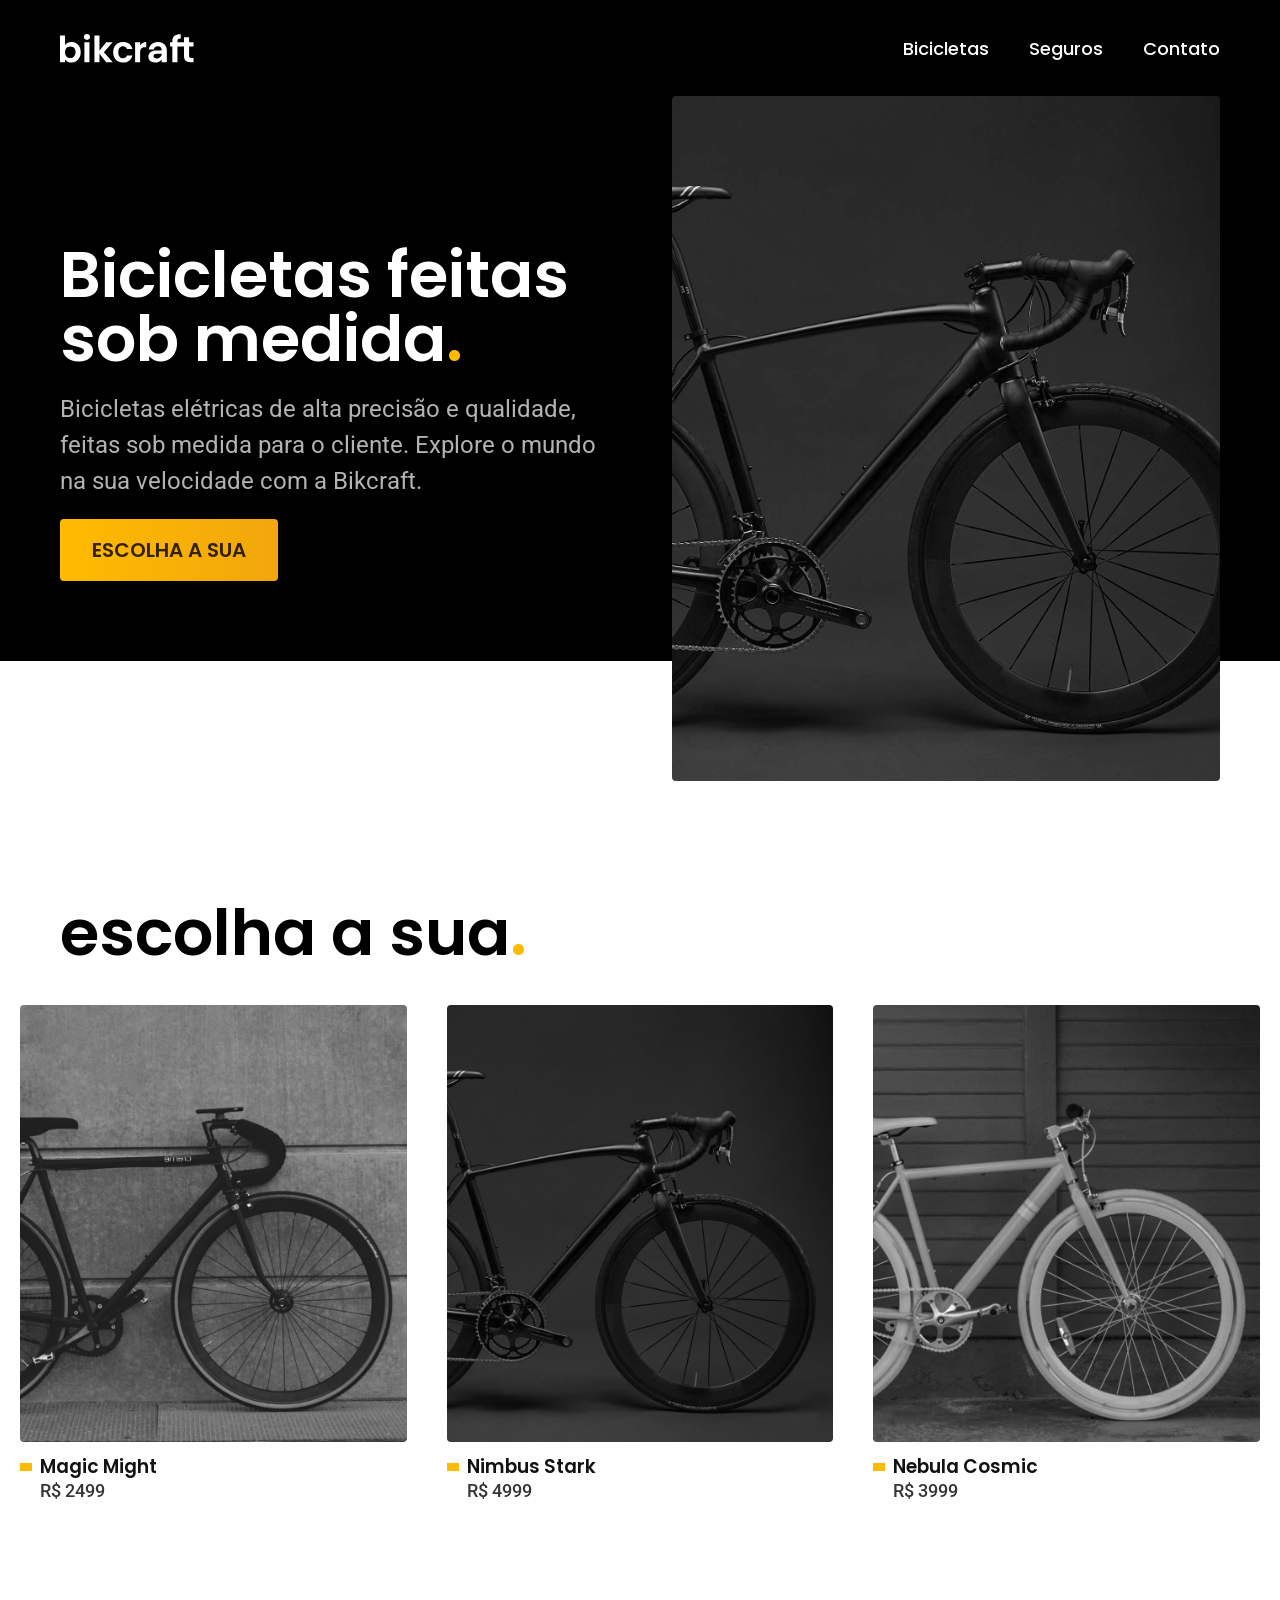
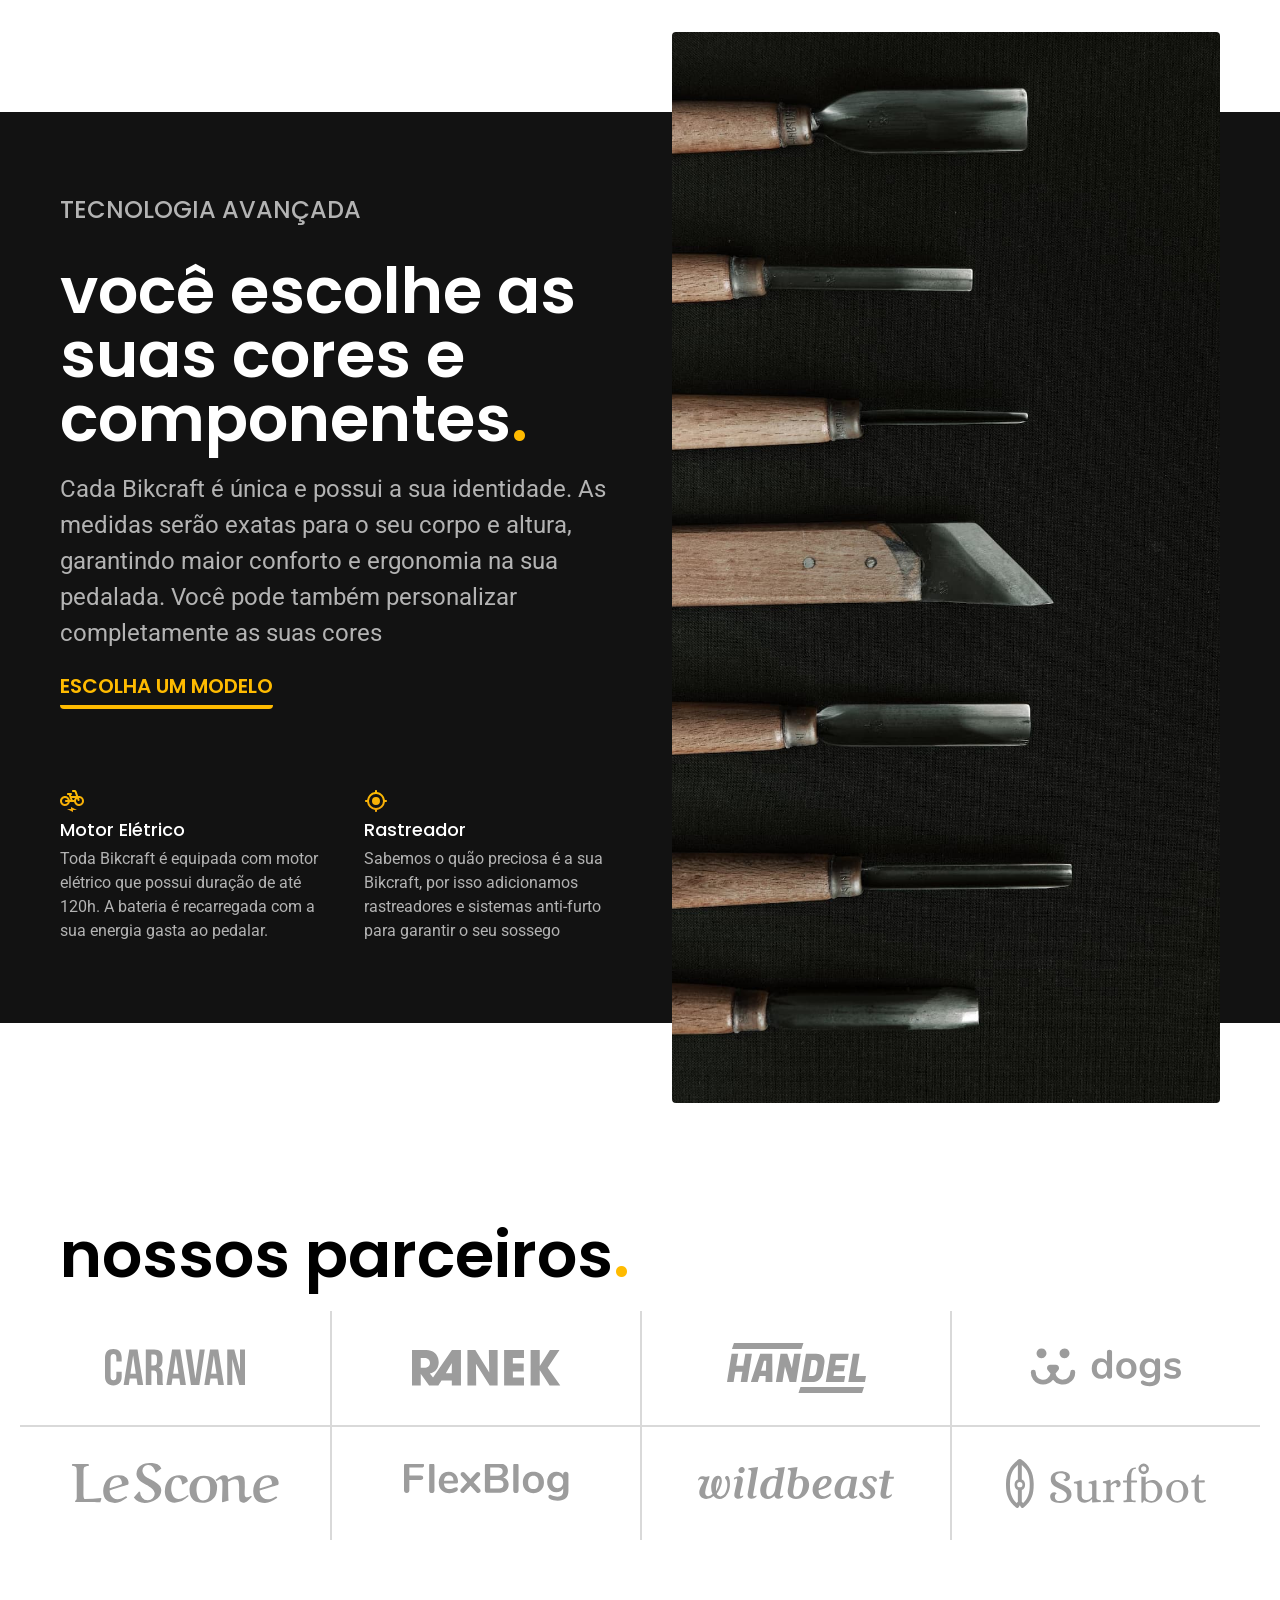
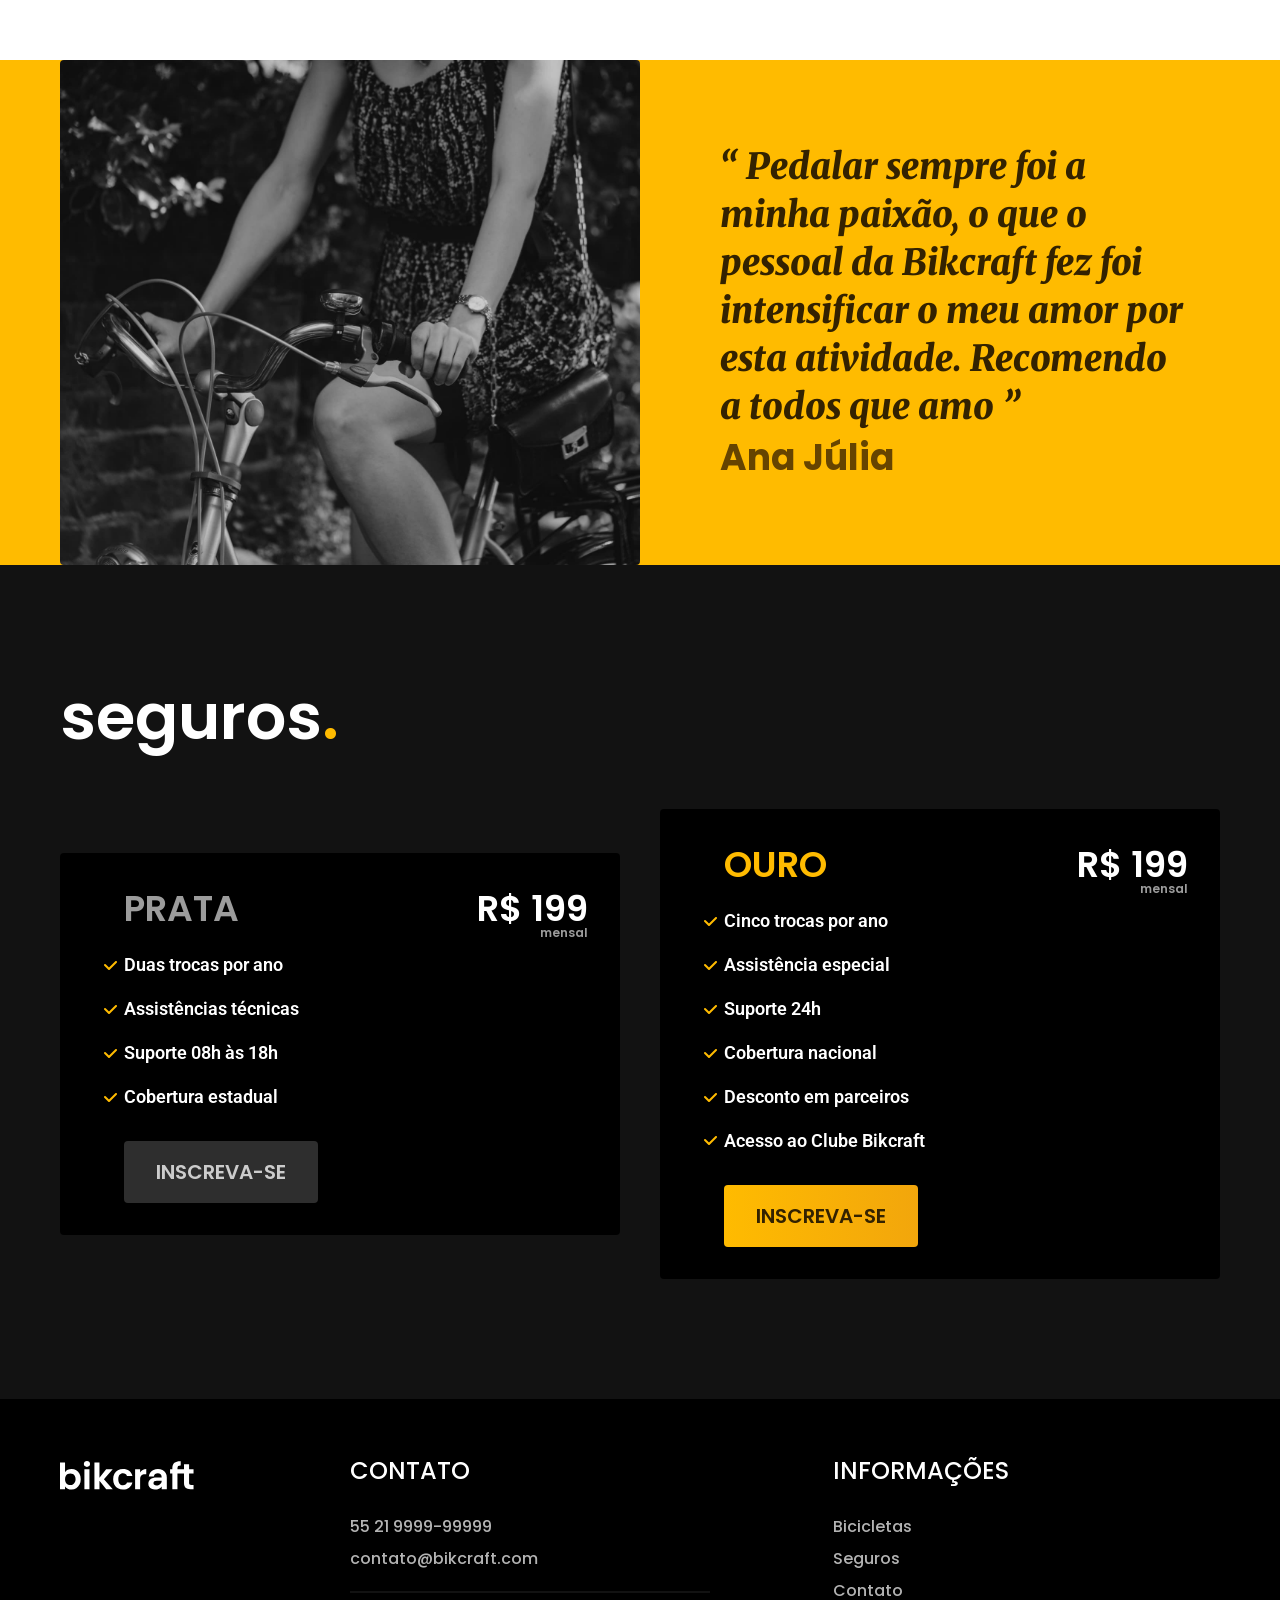
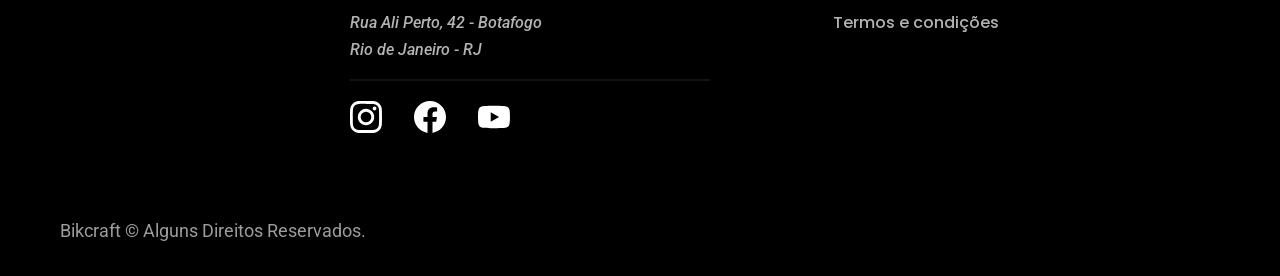
<file: index.html>
<!DOCTYPE html>
<html lang="pt-br">

<head>
    <meta charset="UTF-8">
    <meta name="viewport" content="width=device-width, initial-scale=1.0">
    <link rel="stylesheet" href="./styles/styles.css">
    <title>Bikcraft</title>
</head>

<body>
    <header class="header bg-12">
        <div class="container">
            <a href="./index.html">
                <img src="./assets/img/bikcraft.svg" alt="Logo da Bikcraft">
            </a>
            <ul class="header-links">
                <li><a href="./html/bicicletas.html">Bicicletas</a></li>
                <li><a href="./html/seguros.html">Seguros</a></li>
                <li><a href="./html/contato.html">Contato</a></li>
            </ul>
        </div>
    </header>
    <main class="principal bg-12">
        <div class="container">
            <div class="main-conteudo">
                <h1 class="titulo c-00">Bicicletas feitas sob medida<span class="c-p1">.</span></h1>
                <p class="texto">Bicicletas elétricas de alta precisão e qualidade,
                    feitas sob medida para o cliente. Explore o mundo na sua velocidade com a Bikcraft.</p>
                <a href="./html/bicicletas.html" class="botao">Escolha a sua</a>
            </div>
            <picture>
                <img src="./assets/img/fotos/introducao.jpg" alt="foto de uma bicicleta da bikcraft">
            </picture>
        </div>
    </main>
    <article class="bicicletas espacamento">
        <h2 class="titulo container c-12">escolha a sua<span class="c-p1">.</span></h2>
        <ul class="bicicletas-lista container">
            <li class="bicicleta-card">
                <a href="./bicicleta/magic.html">
                    <img src="./assets/img/bicicletas/magic-home.jpg" alt="">
                    <h3>Magic Might</h3>
                    <span>R$ 2499</span>
                </a>
            </li>
            <li class="bicicleta-card">
                <a href="./bicicleta/nimbus.html">
                    <img src="./assets/img/bicicletas/nimbus-home.jpg" alt="">
                    <h3>Nimbus Stark</h3>
                    <span>R$ 4999</span>
                </a>
            </li>
            <li class="bicicleta-card">
                <a href="./bicicleta/nebula.html">
                    <img src="./assets/img/bicicletas/nebula-home.jpg" alt="">
                    <h3>Nebula Cosmic</h3>
                    <span>R$ 3999</span>
                </a>
            </li>
        </ul>
    </article>
    <article class="tecnologias bg-11">
        <div class="container">
            <div class="tecnologias-conteudo">
                <span class="span-texto">Tecnologia avançada</span>
                <h2 class="titulo c-00">você escolhe as suas cores e componentes<span class="c-p1">.</span></h2>
                <p class="texto">Cada Bikcraft é única e possui a sua identidade. As medidas serão exatas para o seu
                    corpo e
                    altura, garantindo maior conforto e ergonomia na sua pedalada. Você pode também personalizar
                    completamente
                    as suas cores</p>
                <a href="./html/bicicletas.html" class="botao">Escolha um modelo</a>
                <ul>
                    <li>
                        <img src="./assets/img/icones/eletrica.svg" alt="ícone de bicicleta elétrica">
                        <h3>Motor Elétrico</h3>
                        <p>Toda Bikcraft é equipada com motor elétrico que possui duração de até 120h. A bateria é
                            recarregada
                            com a sua energia gasta ao pedalar.</p>
                    </li>
                    <li>
                        <img src="./assets/img/icones/rastreador.svg" alt="ícone de rastreador">
                        <h3>Rastreador</h3>
                        <p>Sabemos o quão preciosa é a sua Bikcraft, por isso adicionamos rastreadores e sistemas
                            anti-furto
                            para garantir o seu sossego</p>
                    </li>
                </ul>
            </div>
            <picture>
                <img src="./assets/img/fotos/tecnologia.jpg" alt="">
            </picture>
        </div>
    </article>
    <section class="parcerias espacamento">
        <h2 class="titulo container c-12">nossos parceiros<span class="c-p1">.</span></h2>
        <ul class="container">
            <li><img src="./assets/img/parceiros/caravan.svg" alt="Logo da caravan"></li>
            <li><img src="./assets/img/parceiros/ranek.svg" alt="Logo da ranek"></li>
            <li><img src="./assets/img/parceiros/handel.svg" alt="Logo da Handel"></li>
            <li><img src="./assets/img/parceiros/dogs.svg" alt="Logo da Dogs"></li>
            <li><img src="./assets/img/parceiros/lescone.svg" alt="Logo da LeScone"></li>
            <li><img src="./assets/img/parceiros/flexblog.svg" alt="Logo da FlexBlog"></li>
            <li><img src="./assets/img/parceiros/wildbeast.svg" alt="Logo da Wildbeast"></li>
            <li><img src="./assets/img/parceiros/surfbot.svg" alt="Logo da Surfbot"></li>
        </ul>
    </section>
    <section class="depoimento bg-p1">
        <div class="container">
            <picture><img src="./assets/img/fotos/depoimento.jpg" alt="Foto de uma mulher em uma bicicleta"></picture>
            <div class="depoimento-conteudo">
                <blockquote>
                    <p>“ Pedalar sempre foi a minha paixão, o que o pessoal da Bikcraft fez foi intensificar o meu
                        amor
                        por
                        esta atividade. Recomendo a todos que amo ”</p><span>Ana Júlia</span>
                </blockquote>
            </div>
        </div>
    </section>
    <article class="seguros espacamento bg-11">
        <h2 class="titulo container c-00">seguros<span class="c-p1">.</span></h2>
        <ul class="cards-lista container">
            <li class="card">
                <div class="card-conteudo">
                    <h3>Prata</h3>
                    <ul>
                        <li class="card-lista">Duas trocas por ano</li>
                        <li class="card-lista">Assistências técnicas</li>
                        <li class="card-lista">Suporte 08h às 18h</li>
                        <li class="card-lista">Cobertura estadual</li>
                    </ul>
                    <a href="#" class="botao secundario">Inscreva-se</a>
                </div>
                <div class="card-preco">
                    <span>R$ 199<span>mensal</span></span>
                </div>
            </li>
            <li class="card">
                <div class="card-conteudo">
                    <h3>Ouro</h3>
                    <ul>
                        <li class="card-lista">Cinco trocas por ano</li>
                        <li class="card-lista">Assistência especial</li>
                        <li class="card-lista">Suporte 24h</li>
                        <li class="card-lista">Cobertura nacional</li>
                        <li class="card-lista">Desconto em parceiros</li>
                        <li class="card-lista">Acesso ao Clube Bikcraft</li>
                    </ul>
                    <a href="#" class="botao">Inscreva-se</a>
                </div>
                <div class="card-preco">
                    <span>R$ 199<span>mensal</span></span>
                </div>
            </li>
        </ul>
    </article>
    <footer class="footer bg-12">
        <div class="container">
            <a href="./index.html" class="logo-footer"><img src="./assets/img/bikcraft.svg" alt="Logo da Bikcraft"></a>
            <div class="footer-contato">
                <h2>Contato</h2>
                <div class="contatos">
                    <ul class="contato-lista">
                        <li><a href="tel:+55 21 9999-99999">55 21 9999-99999</a></li>
                        <li><a href="mailto:contato@bikcraft.com">contato@bikcraft.com</a></li>
                    </ul>
                    <ul class="endereco">
                        <li>
                            <address>Rua Ali Perto, 42 - Botafogo</address>
                        </li>
                        <li>
                            <address>Rio de Janeiro - RJ</address>
                        </li>
                    </ul>
                </div>
                <ul class="redes">
                    <li><a href="#"><img src="./assets/img/redes/instagram.svg" alt="Logo do Instagram"></a></li>
                    <li><a href="#"><img src="./assets/img/redes/facebook.svg" alt="Logo do Facebook"></a></li>
                    <li><a href="#"><img src="./assets/img/redes/youtube.svg" alt="Logo do YouTube"></a></li>
                </ul>
            </div>
            <div class="footer-informacao">
                <h2>Informações</h2>
                <ul class="informacao-lista">
                    <li><a href="./html/bicicletas.html">Bicicletas</a></li>
                    <li><a href="./html/seguros.html">Seguros</a></li>
                    <li><a href="./html/contato.html">Contato</a></li>
                    <li><a href="./html/termos.html">Termos e condições</a></li>
                </ul>
            </div>
        </div>
        <p class="copyright">Bikcraft © Alguns Direitos Reservados.</p>
    </footer>
</body>

</html>
</file>
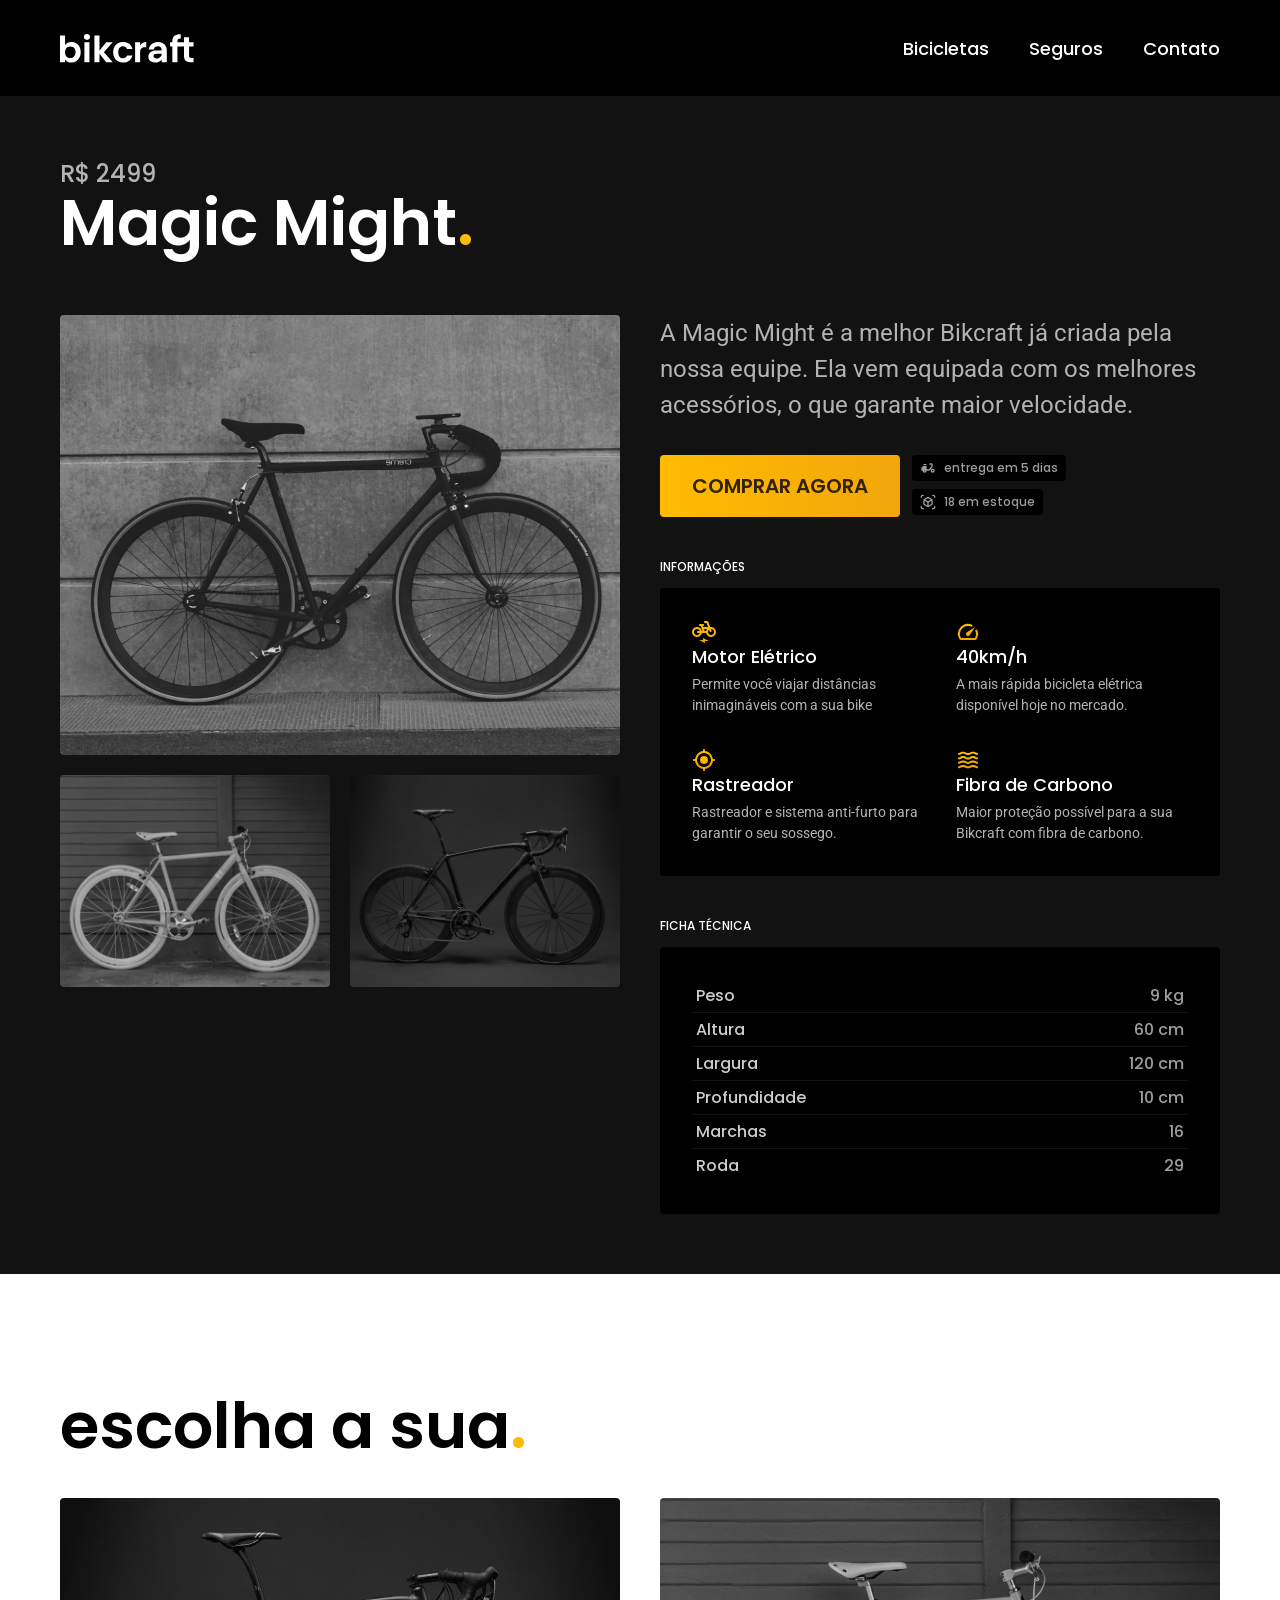
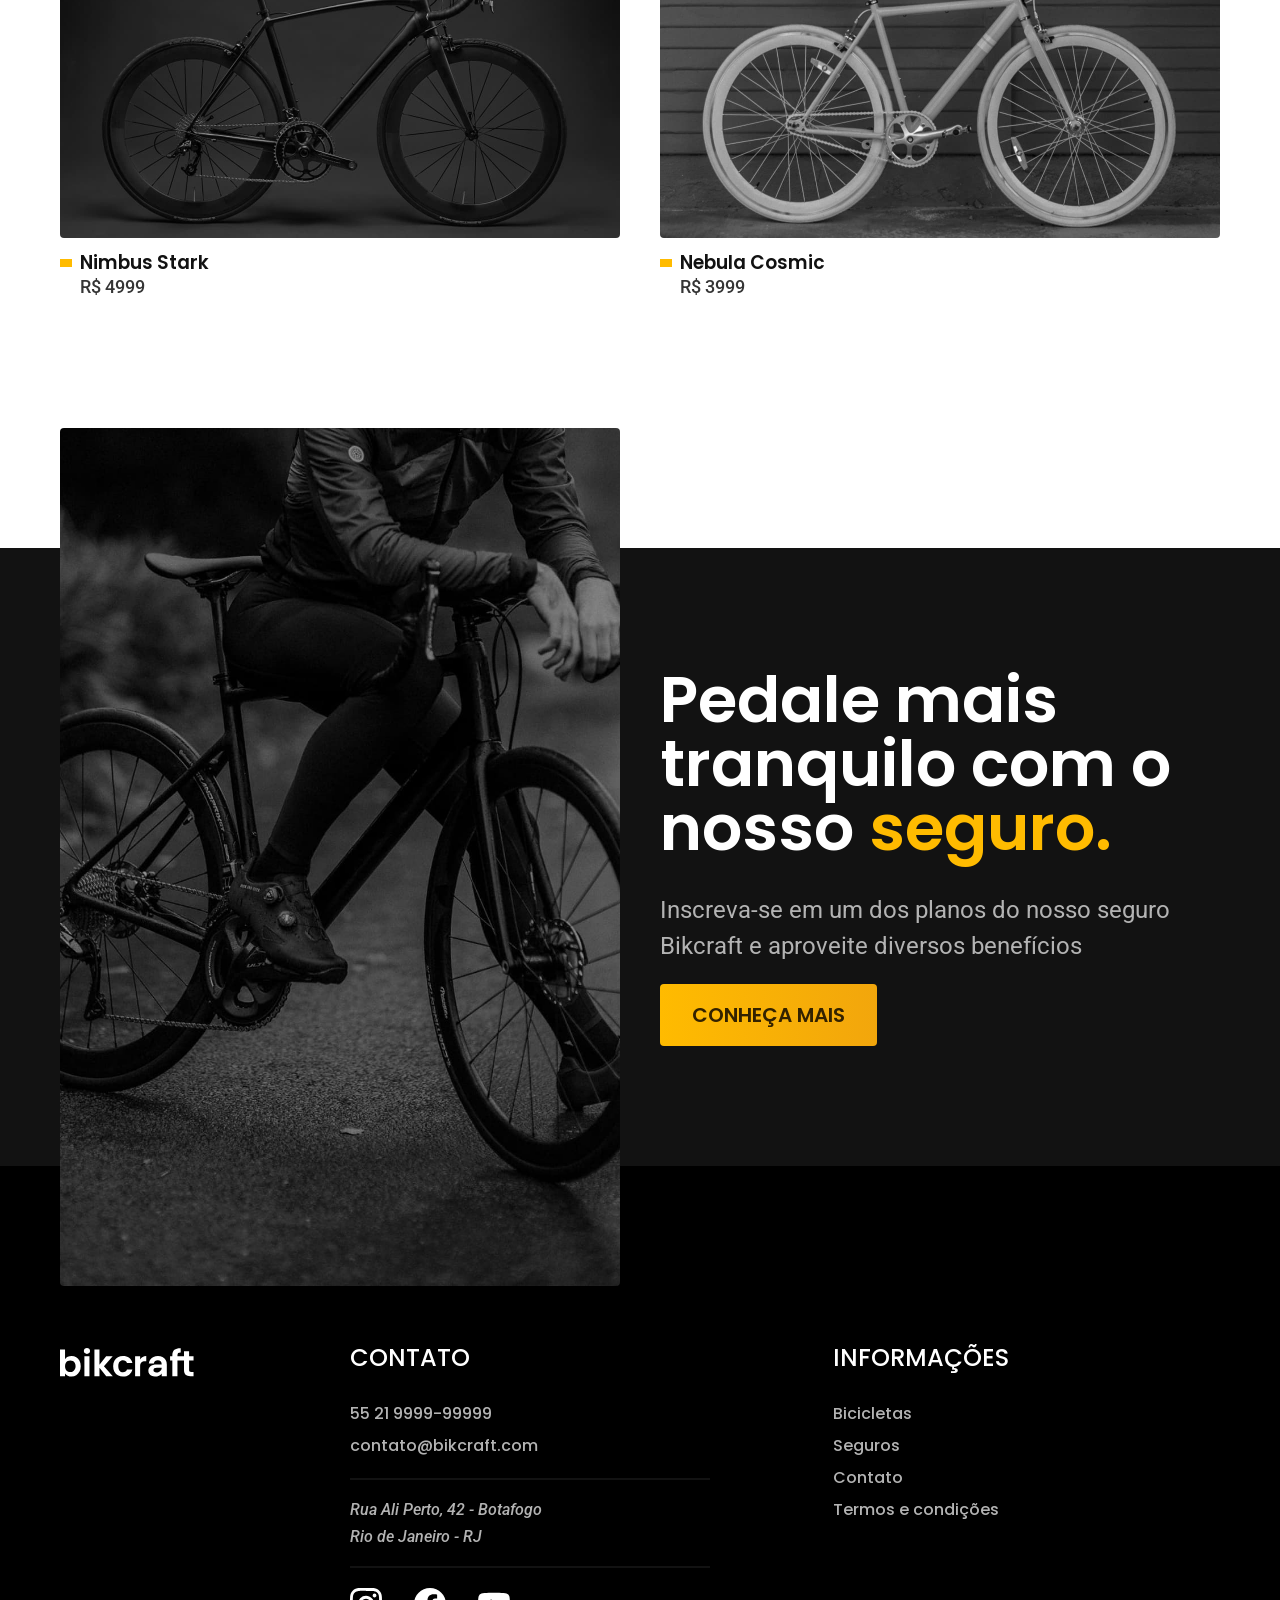
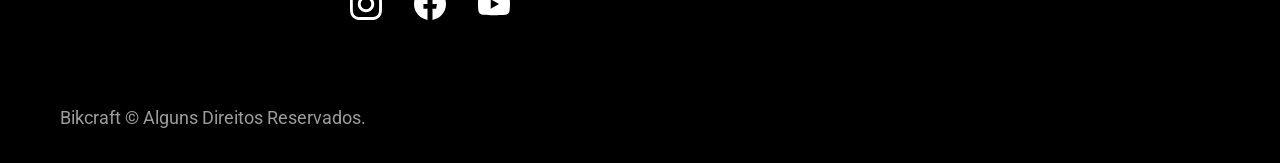
<file: bicicleta/magic.html>
<!DOCTYPE html>
<html lang="pt-br">

<head>
    <meta charset="UTF-8">
    <meta name="viewport" content="width=device-width, initial-scale=1.0">
    <link rel="stylesheet" href="../styles/styles.css">
    <title>Magic Might</title>
</head>

<body class="bicicleta-pagina">
    <header class="header bg-12">
        <div class="container">
            <a href="../index.html"><img src="../assets/img/bikcraft.svg"
                        alt="Logo da Bikcraft"></a>
            <ul class="header-links">
                <li><a href="../html/bicicletas.html">Bicicletas</a></li>
                <li><a href="../html/seguros.html">Seguros</a></li>
                <li><a href="../html/contato.html">Contato</a></li>
            </ul>
        </div>
    </header>

    <main>
        <section class="espacamento-secundario bg-11">
            <div class="container">
                <span class="span-texto">R$ 2499</span>
                <h2 class="titulo c-00">Magic Might<span class="c-p1">.</span></h2>
            </div>
        </section>
        <section class="bg-11 bicicleta-container espacamento-secundario">
            <div class="container">
                <div class="galeria-bicicleta">
                    <img src="../assets/img/bicicleta/nimbus2.jpg" alt="Foto da Magic Might">
                    <img src="../assets/img/bicicleta/nimbus3.jpg" alt="Foto da Nebula Cosmic">
                    <img src="../assets/img/bicicleta/nimbus1.jpg" alt="Foto da Nimbus Stark">
                </div>
                <div class="bicicleta-conteudo">
                    <p class="texto">A Magic Might é a melhor Bikcraft já criada pela nossa equipe. Ela vem equipada
                        com os melhores acessórios, o que garante maior velocidade.</p>
                    <div class="bicicleta-conteudo_botao">
                        <a href="" class="botao">Comprar Agora</a>
                        <div>
                            <span><img src="../assets/img/icones/entrega.svg" alt="">entrega em 5 dias</span>
                            <span><img src="../assets/img/icones/estoque.svg" alt="">18 em estoque</span>
                        </div>
                    </div>
                    <div class="bicicleta-conteudo_informacao">
                        <span class="bicicleta-conteudo_span">Informações</span>
                        <ul>
                            <li>
                                <img src="../assets/img/icones/eletrica.svg" alt="">
                                <h3>Motor Elétrico</h3>
                                <p>Permite você viajar distâncias inimagináveis com a sua bike</p>
                            </li>
                            <li>
                                <img src="../assets/img/icones/velocidade.svg" alt="">
                                <h3>40km/h</h3>
                                <p>A mais rápida bicicleta elétrica disponível hoje no mercado.</p>
                            </li>
                            <li>
                                <img src="../assets/img/icones/rastreador.svg" alt="">
                                <h3>Rastreador</h3>
                                <p>Rastreador e sistema anti-furto para garantir o seu sossego.</p>
                            </li>
                            <li>
                                <img src="../assets/img/icones/carbono.svg" alt="">
                                <h3>Fibra de Carbono</h3>
                                <p>Maior proteção possível para a sua Bikcraft com fibra de carbono.</p>
                            </li>
                        </ul>
                    </div>
                    <div class="bicicleta-conteudo_ficha">
                        <span class="bicicleta-conteudo_span">Ficha técnica</span>
                        <ul>
                            <li>Peso<span>9 kg</span></li>
                            <li>Altura<span>60 cm</span></li>
                            <li>Largura<span>120 cm</span></li>
                            <li>Profundidade<span>10 cm</span></li>
                            <li>Marchas<span>16</span></li>
                            <li>Roda<span>29</span></li>
                        </ul>
                    </div>
                </div>
            </div>
        </section>
    </main>

    <article class="bicicletas espacamento">
        <h2 class="titulo container c-12">escolha a sua<span class="c-p1">.</span></h2>
        <ul class="bicicletas-lista container">
            <li class="bicicleta-card">
                <a href="./nimbus.html">
                    <img src="../assets/img/bicicletas/nimbus.jpg" alt="">
                    <h3>Nimbus Stark</h3>
                    <span>R$ 4999</span>
                </a>
            </li>
            <li class="bicicleta-card">
                <a href="./nebula.html">
                    <img src="../assets/img/bicicletas/nebula.jpg" alt="">
                    <h3>Nebula Cosmic</h3>
                    <span>R$ 3999</span>
                </a>
            </li>
        </ul>
    </article>

    <article class="bicicleta-seguro bg-11">
        <div class="container">
            <picture><img src="../assets/img/fotos/seguros.jpg" alt="Foto de um homem em cima da bikcraft"></picture>
            <div class="bicicleta-seguro_conteudo">
                <h2 class="titulo c-00">Pedale mais tranquilo com o nosso <span class="c-p1">seguro.</span></h2>
                <p class="texto">Inscreva-se em um dos planos do nosso seguro Bikcraft e aproveite diversos benefícios
                </p>
                <a href="../html/seguros.html" class="botao">Conheça Mais</a>
            </div>
        </div>
    </article>

    <footer class="footer bg-12">
        <div class="container">
            <a href="../index.html" class="logo-footer"><img src="../assets/img/bikcraft.svg" alt="Logo da Bikcraft"></a>
            <div class="footer-contato">
                <h2>Contato</h2>
                <div class="contatos">
                    <ul class="contato-lista">
                        <li><a href="tel:+55 21 9999-99999">55 21 9999-99999</a></li>
                        <li><a href="mailto:contato@bikcraft.com">contato@bikcraft.com</a></li>
                    </ul>
                    <ul class="endereco">
                        <li>
                            <address>Rua Ali Perto, 42 - Botafogo</address>
                        </li>
                        <li>
                            <address>Rio de Janeiro - RJ</address>
                        </li>
                    </ul>
                </div>
                <ul class="redes">
                    <li><a href="#"><img src="../assets/img/redes/instagram.svg" alt="Logo do Instagram"></a></li>
                    <li><a href="#"><img src="../assets/img/redes/facebook.svg" alt="Logo do Facebook"></a></li>
                    <li><a href="#"><img src="../assets/img/redes/youtube.svg" alt="Logo do YouTube"></a></li>
                </ul>
            </div>
            <div class="footer-informacao">
                <h2>Informações</h2>
                <ul class="informacao-lista">
                    <li><a href="../html/bicicletas.html">Bicicletas</a></li>
                    <li><a href="../html/seguros.html">Seguros</a></li>
                    <li><a href="../html/contato.html">Contato</a></li>
                    <li><a href="../html/termos.html">Termos e condições</a></li>
                </ul>
            </div>
        </div>
        <p class="copyright">Bikcraft © Alguns Direitos Reservados.</p>
    </footer>
</body>

</html>
</file>
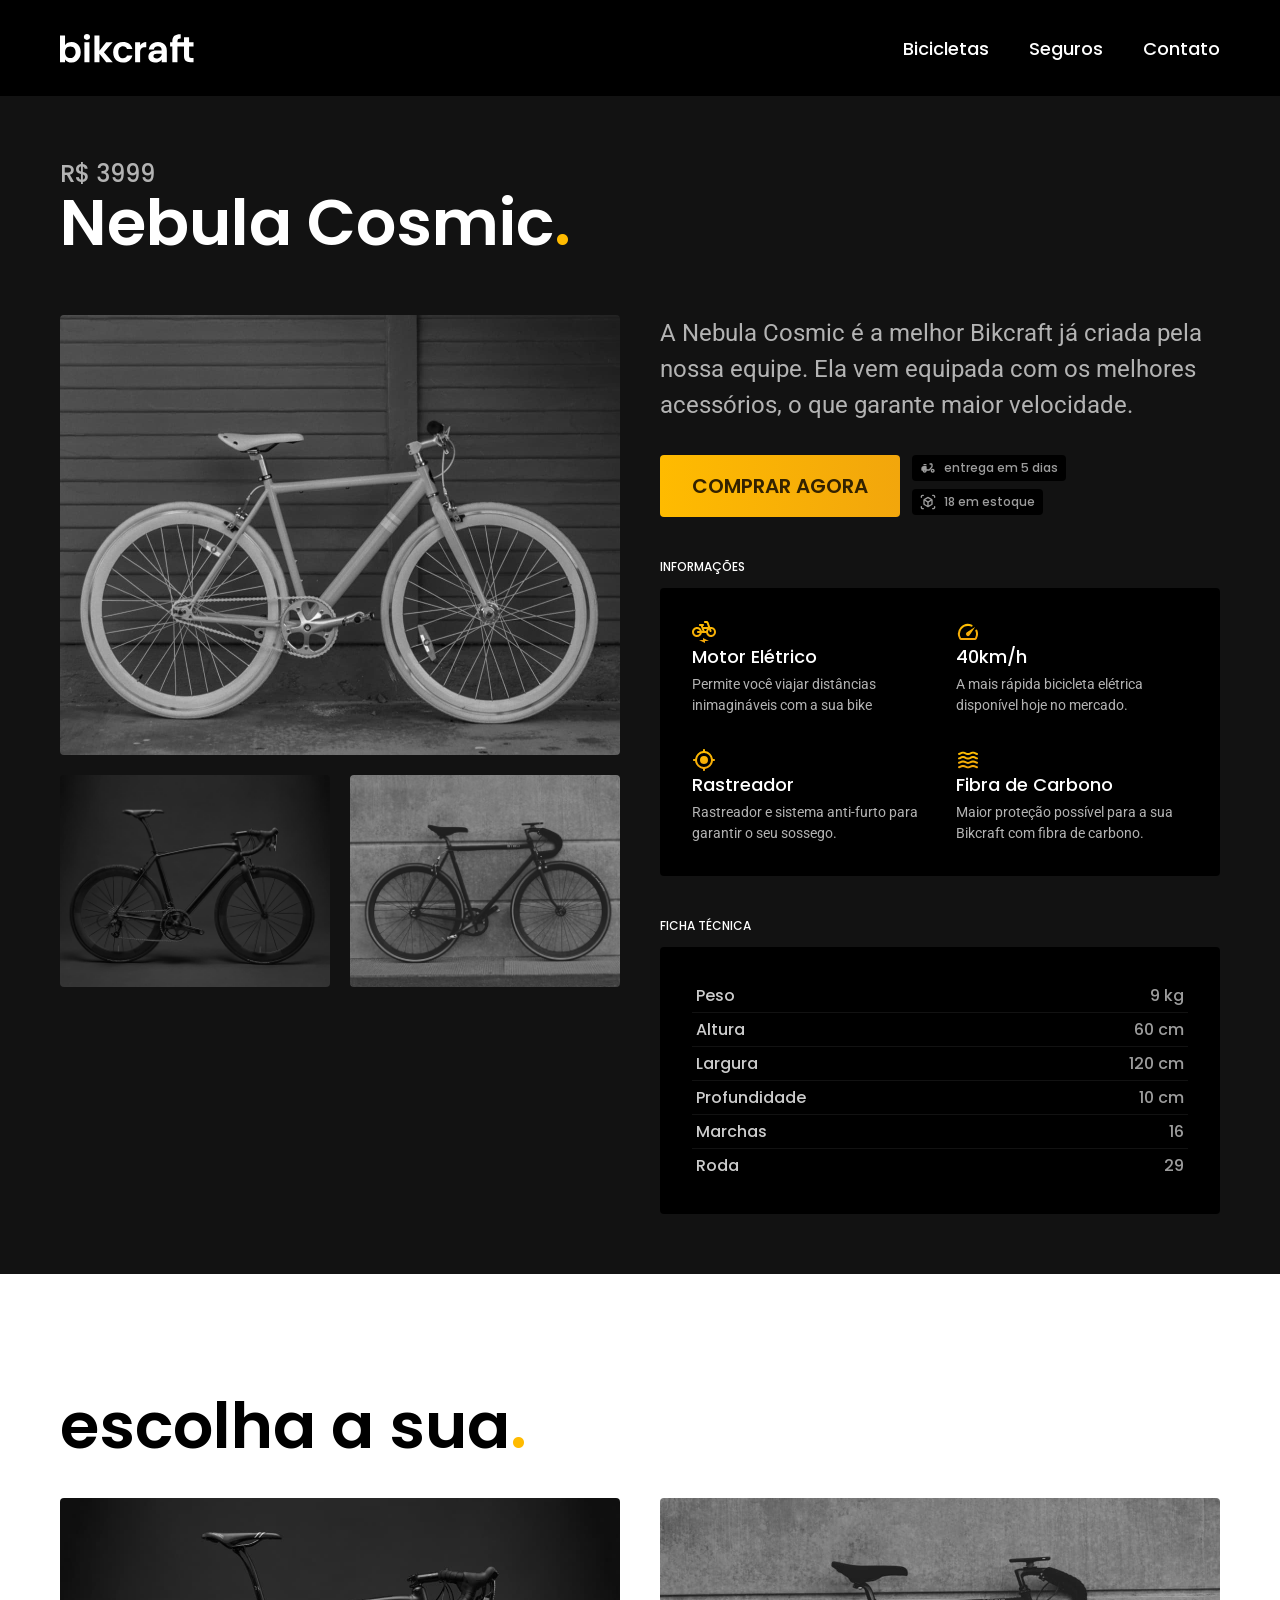
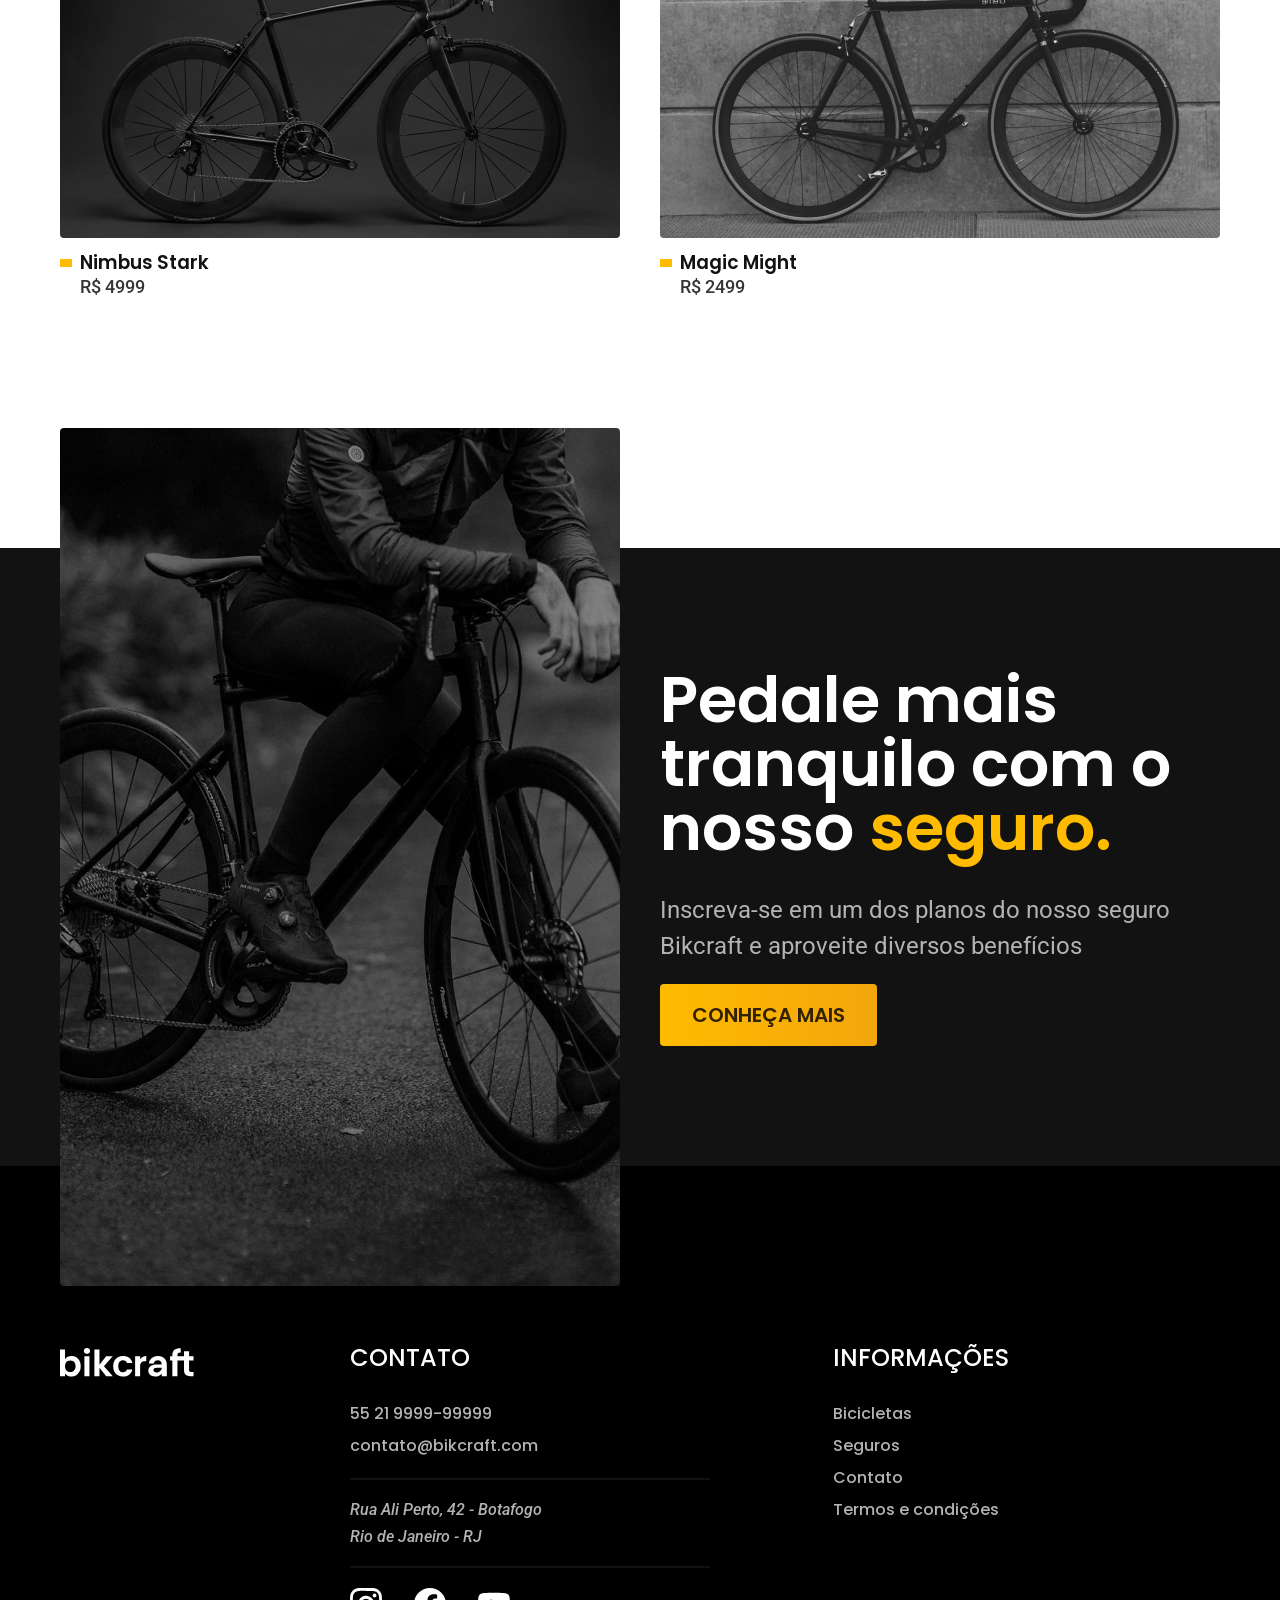
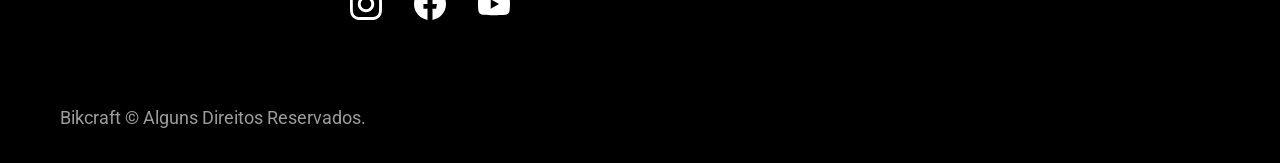
<file: bicicleta/nebula.html>
<!DOCTYPE html>
<html lang="pt-br">

<head>
    <meta charset="UTF-8">
    <meta name="viewport" content="width=device-width, initial-scale=1.0">
    <link rel="stylesheet" href="../styles/styles.css">
    <title>Nebula Cosmic</title>
</head>

<body class="bicicleta-pagina">
    <header class="header bg-12">
        <div class="container">
            <a href="../index.html"><img src="../assets/img/bikcraft.svg" alt="Logo da Bikcraft"></a>
            <ul class="header-links">
                <li><a href="../html/bicicletas.html">Bicicletas</a></li>
                <li><a href="../html/seguros.html">Seguros</a></li>
                <li><a href="../html/contato.html">Contato</a></li>
            </ul>
        </div>
    </header>

    <main>
        <section class="espacamento-secundario bg-11">
            <div class="container">
                <span class="span-texto">R$ 3999</span>
                <h2 class="titulo c-00">Nebula Cosmic<span class="c-p1">.</span></h2>
            </div>
        </section>
        <section class="bg-11 bicicleta-container espacamento-secundario">
            <div class="container">
                <div class="galeria-bicicleta">
                    <img src="../assets/img/bicicleta/nimbus3.jpg" alt="Foto da Nebula Cosmic">
                    <img src="../assets/img/bicicleta/nimbus1.jpg" alt="Foto da Nimbus Stark">
                    <img src="../assets/img/bicicleta/nimbus2.jpg" alt="Foto da Magic Might">
                </div>
                <div class="bicicleta-conteudo">
                    <p class="texto">A Nebula Cosmic é a melhor Bikcraft já criada pela nossa equipe. Ela vem equipada
                        com os melhores acessórios, o que garante maior velocidade.</p>
                    <div class="bicicleta-conteudo_botao">
                        <a href="" class="botao">Comprar Agora</a>
                        <div>
                            <span><img src="../assets/img/icones/entrega.svg" alt="">entrega em 5 dias</span>
                            <span><img src="../assets/img/icones/estoque.svg" alt="">18 em estoque</span>
                        </div>
                    </div>
                    <div class="bicicleta-conteudo_informacao">
                        <span class="bicicleta-conteudo_span">Informações</span>
                        <ul>
                            <li>
                                <img src="../assets/img/icones/eletrica.svg" alt="">
                                <h3>Motor Elétrico</h3>
                                <p>Permite você viajar distâncias inimagináveis com a sua bike</p>
                            </li>
                            <li>
                                <img src="../assets/img/icones/velocidade.svg" alt="">
                                <h3>40km/h</h3>
                                <p>A mais rápida bicicleta elétrica disponível hoje no mercado.</p>
                            </li>
                            <li>
                                <img src="../assets/img/icones/rastreador.svg" alt="">
                                <h3>Rastreador</h3>
                                <p>Rastreador e sistema anti-furto para garantir o seu sossego.</p>
                            </li>
                            <li>
                                <img src="../assets/img/icones/carbono.svg" alt="">
                                <h3>Fibra de Carbono</h3>
                                <p>Maior proteção possível para a sua Bikcraft com fibra de carbono.</p>
                            </li>
                        </ul>
                    </div>
                    <div class="bicicleta-conteudo_ficha">
                        <span class="bicicleta-conteudo_span">Ficha técnica</span>
                        <ul>
                            <li>Peso<span>9 kg</span></li>
                            <li>Altura<span>60 cm</span></li>
                            <li>Largura<span>120 cm</span></li>
                            <li>Profundidade<span>10 cm</span></li>
                            <li>Marchas<span>16</span></li>
                            <li>Roda<span>29</span></li>
                        </ul>
                    </div>
                </div>
            </div>
        </section>
    </main>

    <article class="bicicletas espacamento">
        <h2 class="titulo container c-12">escolha a sua<span class="c-p1">.</span></h2>
        <ul class="bicicletas-lista container">
            <li class="bicicleta-card">
                <a href="./nimbus.html">
                    <img src="../assets/img/bicicletas/nimbus.jpg" alt="">
                    <h3>Nimbus Stark</h3>
                    <span>R$ 4999</span>
                </a>
            </li>
            <li class="bicicleta-card">
                <a href="./magic.html">
                    <img src="../assets/img/bicicletas/magic.jpg" alt="">
                    <h3>Magic Might</h3>
                    <span>R$ 2499</span>
                </a>
            </li>
        </ul>
    </article>

    <article class="bicicleta-seguro bg-11">
        <div class="container">
            <picture><img src="../assets/img/fotos/seguros.jpg" alt="Foto de um homem em cima da bikcraft"></picture>
            <div class="bicicleta-seguro_conteudo">
                <h2 class="titulo c-00">Pedale mais tranquilo com o nosso <span class="c-p1">seguro.</span></h2>
                <p class="texto">Inscreva-se em um dos planos do nosso seguro Bikcraft e aproveite diversos benefícios
                </p>
                <a href="../html/seguros.html" class="botao">Conheça Mais</a>
            </div>
        </div>
    </article>

    <footer class="footer bg-12">
        <div class="container">
            <a href="../index.html" class="logo-footer"><img src="../assets/img/bikcraft.svg"
                    alt="Logo da Bikcraft"></a>
            <div class="footer-contato">
                <h2>Contato</h2>
                <div class="contatos">
                    <ul class="contato-lista">
                        <li><a href="tel:+55 21 9999-99999">55 21 9999-99999</a></li>
                        <li><a href="mailto:contato@bikcraft.com">contato@bikcraft.com</a></li>
                    </ul>
                    <ul class="endereco">
                        <li>
                            <address>Rua Ali Perto, 42 - Botafogo</address>
                        </li>
                        <li>
                            <address>Rio de Janeiro - RJ</address>
                        </li>
                    </ul>
                </div>
                <ul class="redes">
                    <li><a href="#"><img src="../assets/img/redes/instagram.svg" alt="Logo do Instagram"></a></li>
                    <li><a href="#"><img src="../assets/img/redes/facebook.svg" alt="Logo do Facebook"></a></li>
                    <li><a href="#"><img src="../assets/img/redes/youtube.svg" alt="Logo do YouTube"></a></li>
                </ul>
            </div>
            <div class="footer-informacao">
                <h2>Informações</h2>
                <ul class="informacao-lista">
                    <li><a href="../html/bicicletas.html">Bicicletas</a></li>
                    <li><a href="../html/seguros.html">Seguros</a></li>
                    <li><a href="../html/contato.html">Contato</a></li>
                    <li><a href="../html/termos.html">Termos e condições</a></li>
                </ul>
            </div>
        </div>
        <p class="copyright">Bikcraft © Alguns Direitos Reservados.</p>
    </footer>
</body>

</html>
</file>
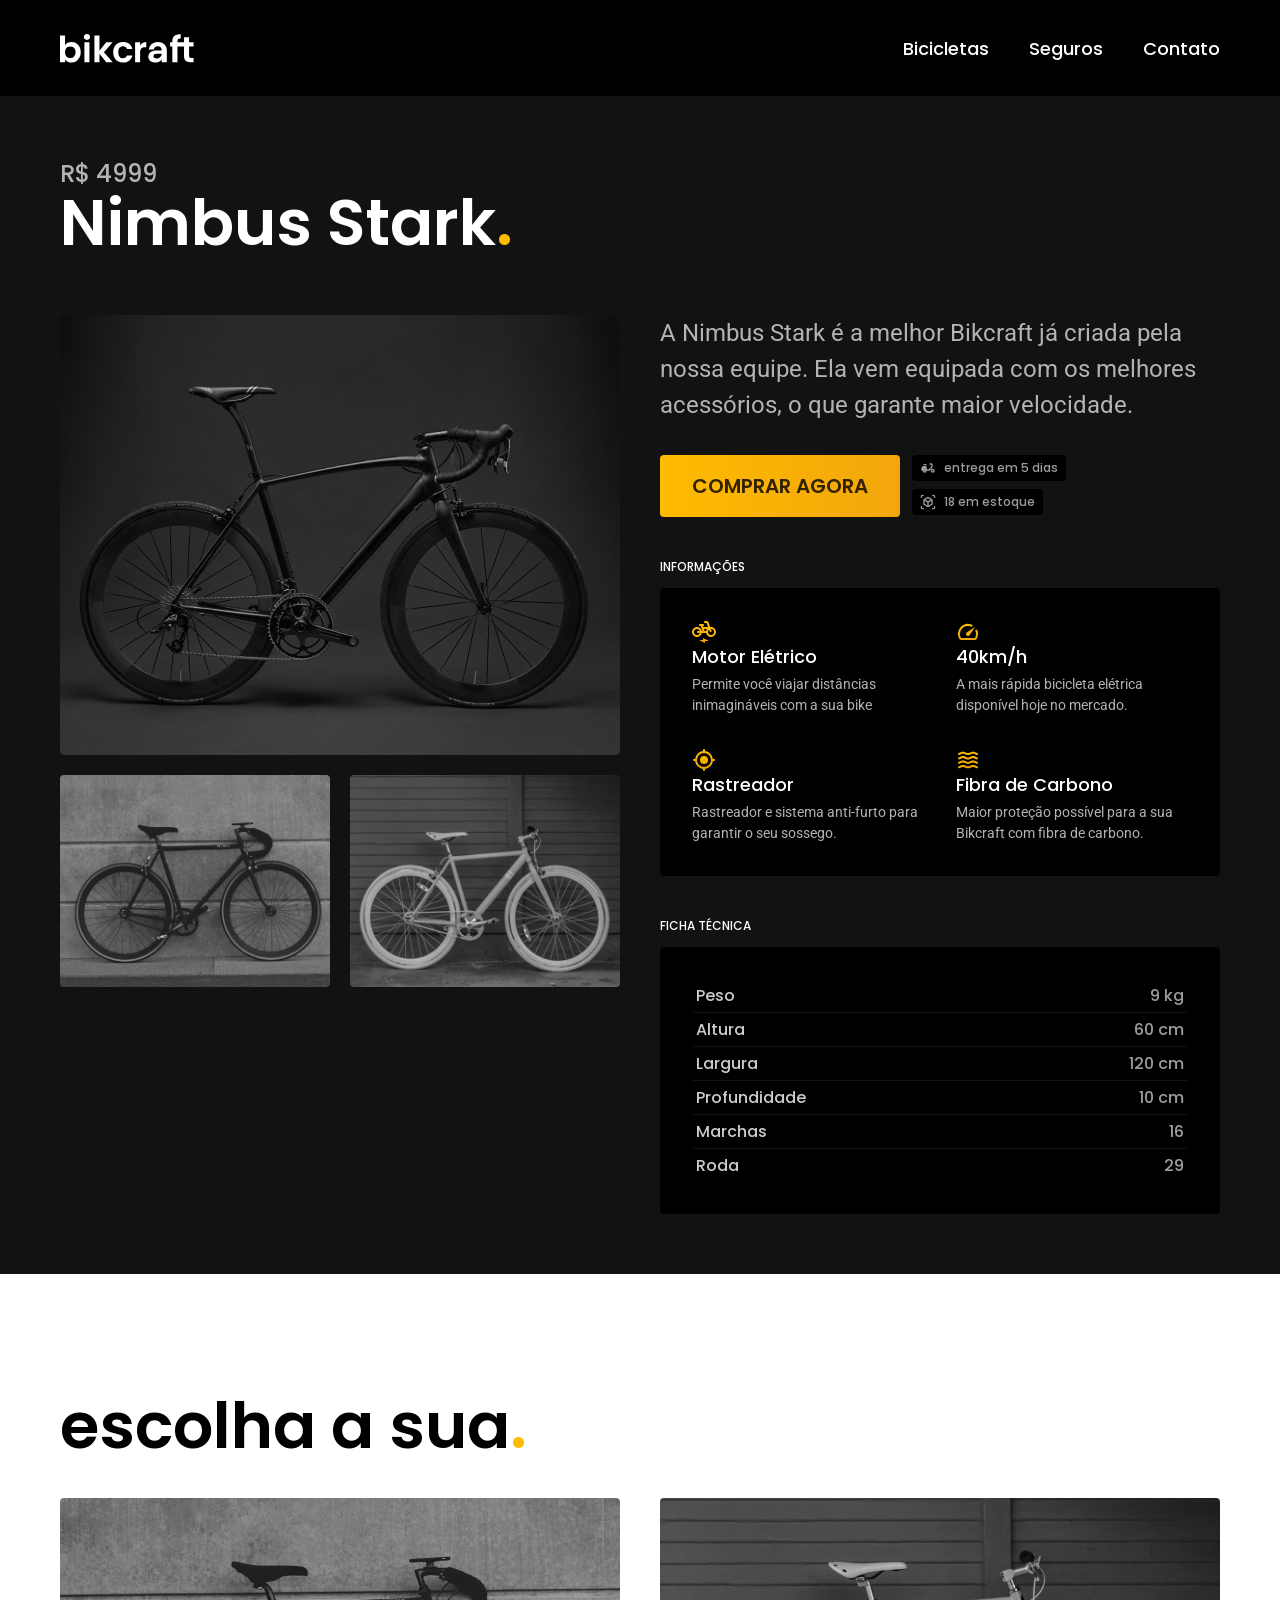
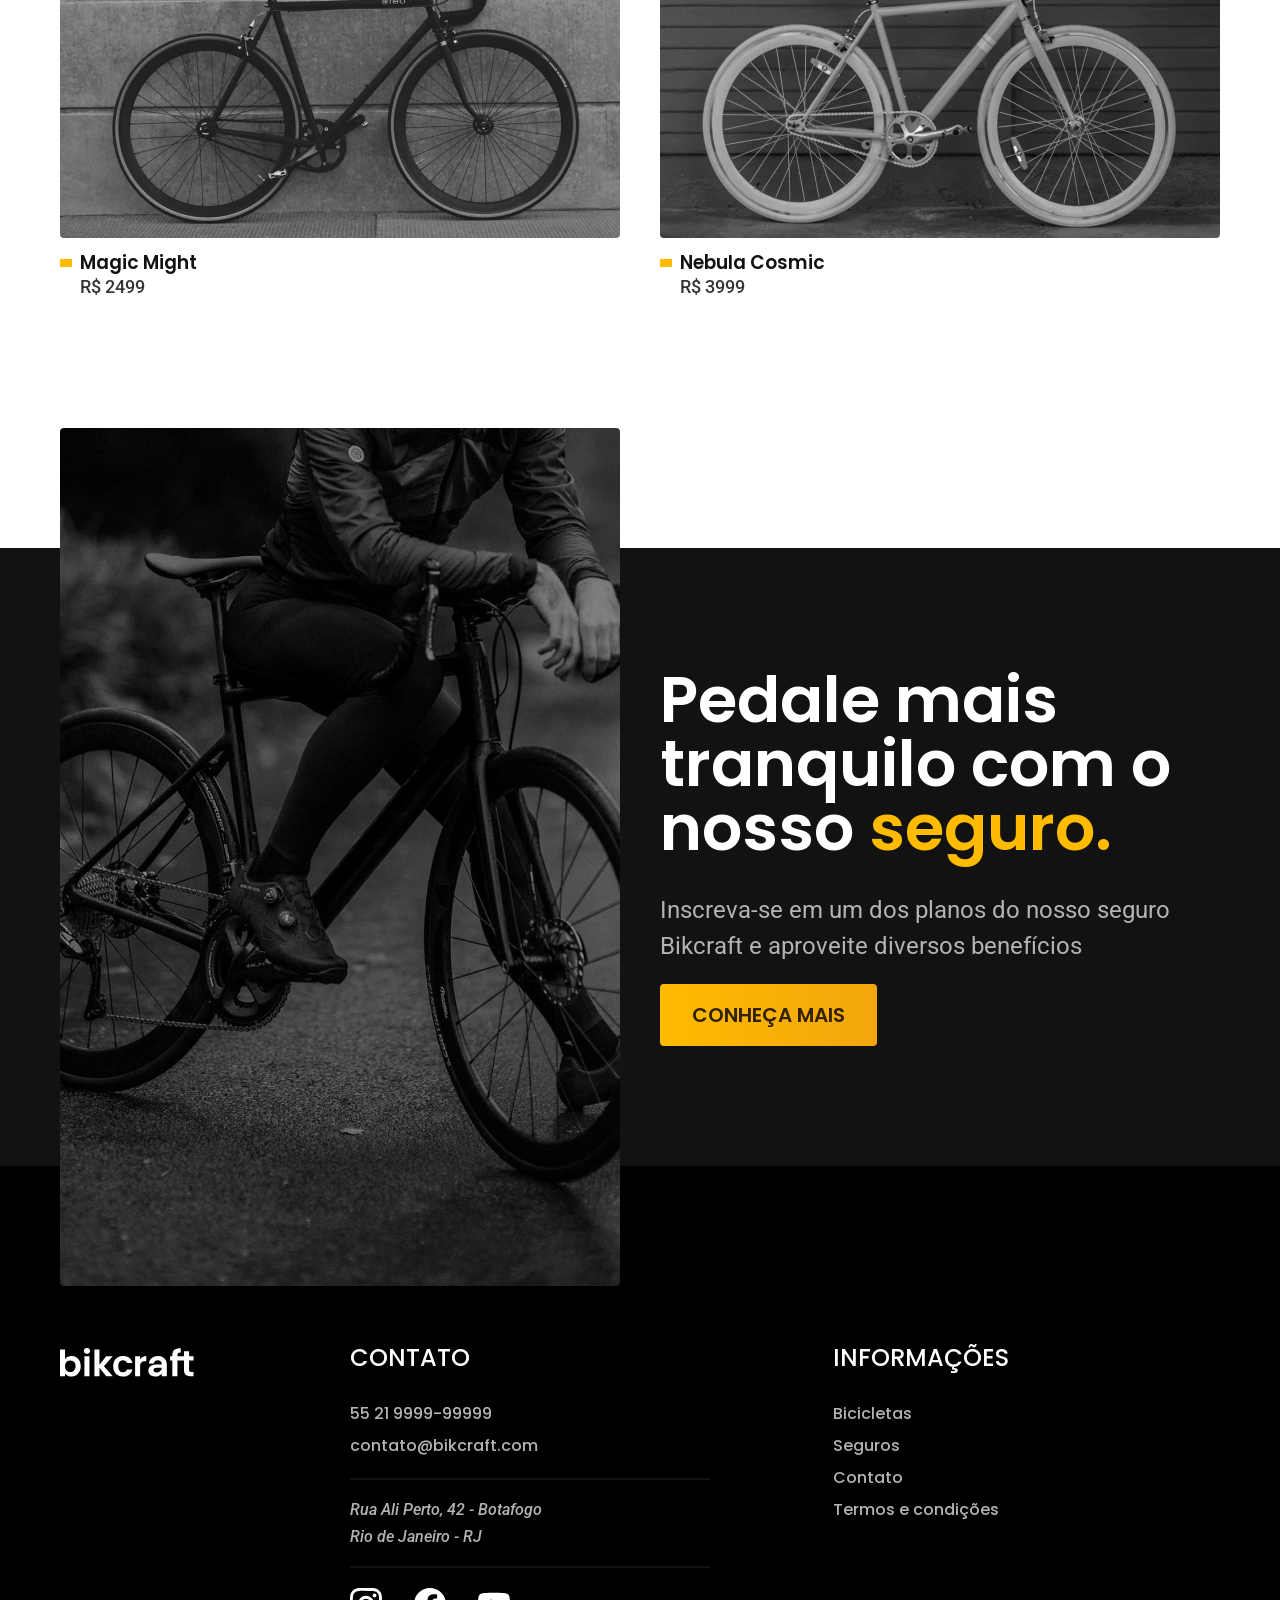
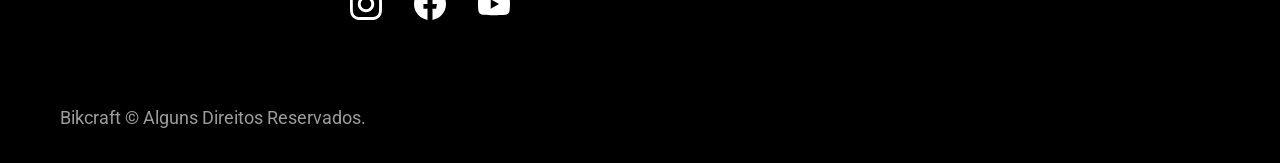
<file: bicicleta/nimbus.html>
<!DOCTYPE html>
<html lang="pt-br">

<head>
    <meta charset="UTF-8">
    <meta name="viewport" content="width=device-width, initial-scale=1.0">
    <link rel="stylesheet" href="../styles/styles.css">
    <title>Nimbus Stark</title>
</head>

<body class="bicicleta-pagina">
    <header class="header bg-12">
        <div class="container">
            <a href="../index.html"><img src="../assets/img/bikcraft.svg" alt="Logo da Bikcraft"></a>
            <ul class="header-links">
                <li><a href="../html/bicicletas.html">Bicicletas</a></li>
                <li><a href="../html/seguros.html">Seguros</a></li>
                <li><a href="../html/contato.html">Contato</a></li>
            </ul>
        </div>
    </header>

    <main>
        <section class="espacamento-secundario bg-11">
            <div class="container">
                <span class="span-texto">R$ 4999</span>
                <h2 class="titulo c-00">Nimbus Stark<span class="c-p1">.</span></h2>
            </div>
        </section>
        <section class="bg-11 bicicleta-container espacamento-secundario">
            <div class="container">
                <div class="galeria-bicicleta">
                    <img src="../assets/img/bicicleta/nimbus1.jpg" alt="Foto da Nimbus Stark">
                    <img src="../assets/img/bicicleta/nimbus2.jpg" alt="Foto da Magic Might">
                    <img src="../assets/img/bicicleta/nimbus3.jpg" alt="Foto da Nebula Cosmic">
                </div>
                <div class="bicicleta-conteudo">
                    <p class="texto">A Nimbus Stark é a melhor Bikcraft já criada pela nossa equipe. Ela vem equipada
                        com os melhores acessórios, o que garante maior velocidade.</p>
                    <div class="bicicleta-conteudo_botao">
                        <a href="" class="botao">Comprar Agora</a>
                        <div>
                            <span><img src="../assets/img/icones/entrega.svg" alt="">entrega em 5 dias</span>
                            <span><img src="../assets/img/icones/estoque.svg" alt="">18 em estoque</span>
                        </div>
                    </div>
                    <div class="bicicleta-conteudo_informacao">
                        <span class="bicicleta-conteudo_span">Informações</span>
                        <ul>
                            <li>
                                <img src="../assets/img/icones/eletrica.svg" alt="">
                                <h3>Motor Elétrico</h3>
                                <p>Permite você viajar distâncias inimagináveis com a sua bike</p>
                            </li>
                            <li>
                                <img src="../assets/img/icones/velocidade.svg" alt="">
                                <h3>40km/h</h3>
                                <p>A mais rápida bicicleta elétrica disponível hoje no mercado.</p>
                            </li>
                            <li>
                                <img src="../assets/img/icones/rastreador.svg" alt="">
                                <h3>Rastreador</h3>
                                <p>Rastreador e sistema anti-furto para garantir o seu sossego.</p>
                            </li>
                            <li>
                                <img src="../assets/img/icones/carbono.svg" alt="">
                                <h3>Fibra de Carbono</h3>
                                <p>Maior proteção possível para a sua Bikcraft com fibra de carbono.</p>
                            </li>
                        </ul>
                    </div>
                    <div class="bicicleta-conteudo_ficha">
                        <span class="bicicleta-conteudo_span">Ficha técnica</span>
                        <ul>
                            <li>Peso<span>9 kg</span></li>
                            <li>Altura<span>60 cm</span></li>
                            <li>Largura<span>120 cm</span></li>
                            <li>Profundidade<span>10 cm</span></li>
                            <li>Marchas<span>16</span></li>
                            <li>Roda<span>29</span></li>
                        </ul>
                    </div>
                </div>
            </div>
        </section>
    </main>

    <article class="bicicletas espacamento">
        <h2 class="titulo container c-12">escolha a sua<span class="c-p1">.</span></h2>
        <ul class="bicicletas-lista container">
            <li class="bicicleta-card">
                <a href="./magic.html">
                    <img src="../assets/img/bicicletas/magic.jpg" alt="">
                    <h3>Magic Might</h3>
                    <span>R$ 2499</span>
                </a>
            </li>
            <li class="bicicleta-card">
                <a href="./nebula.html">
                    <img src="../assets/img/bicicletas/nebula.jpg" alt="">
                    <h3>Nebula Cosmic</h3>
                    <span>R$ 3999</span>
                </a>
            </li>
        </ul>
    </article>

    <article class="bicicleta-seguro bg-11">
        <div class="container">
            <picture><img src="../assets/img/fotos/seguros.jpg" alt="Foto de um homem em cima da bikcraft"></picture>
            <div class="bicicleta-seguro_conteudo">
                <h2 class="titulo c-00">Pedale mais tranquilo com o nosso <span class="c-p1">seguro.</span></h2>
                <p class="texto">Inscreva-se em um dos planos do nosso seguro Bikcraft e aproveite diversos benefícios
                </p>
                <a href="../html/seguros.html" class="botao">Conheça Mais</a>
            </div>
        </div>
    </article>

    <footer class="footer bg-12">
        <div class="container">
            <a href="../index.html" class="logo-footer"><img src="../assets/img/bikcraft.svg"
                    alt="Logo da Bikcraft"></a>
            <div class="footer-contato">
                <h2>Contato</h2>
                <div class="contatos">
                    <ul class="contato-lista">
                        <li><a href="tel:+55 21 9999-99999">55 21 9999-99999</a></li>
                        <li><a href="mailto:contato@bikcraft.com">contato@bikcraft.com</a></li>
                    </ul>
                    <ul class="endereco">
                        <li>
                            <address>Rua Ali Perto, 42 - Botafogo</address>
                        </li>
                        <li>
                            <address>Rio de Janeiro - RJ</address>
                        </li>
                    </ul>
                </div>
                <ul class="redes">
                    <li><a href="#"><img src="../assets/img/redes/instagram.svg" alt="Logo do Instagram"></a></li>
                    <li><a href="#"><img src="../assets/img/redes/facebook.svg" alt="Logo do Facebook"></a></li>
                    <li><a href="#"><img src="../assets/img/redes/youtube.svg" alt="Logo do YouTube"></a></li>
                </ul>
            </div>
            <div class="footer-informacao">
                <h2>Informações</h2>
                <ul class="informacao-lista">
                    <li><a href="../html/bicicletas.html">Bicicletas</a></li>
                    <li><a href="../html/seguros.html">Seguros</a></li>
                    <li><a href="../html/contato.html">Contato</a></li>
                    <li><a href="../html/termos.html">Termos e condições</a></li>
                </ul>
            </div>
        </div>
        <p class="copyright">Bikcraft © Alguns Direitos Reservados.</p>
    </footer>
</body>

</html>
</file>
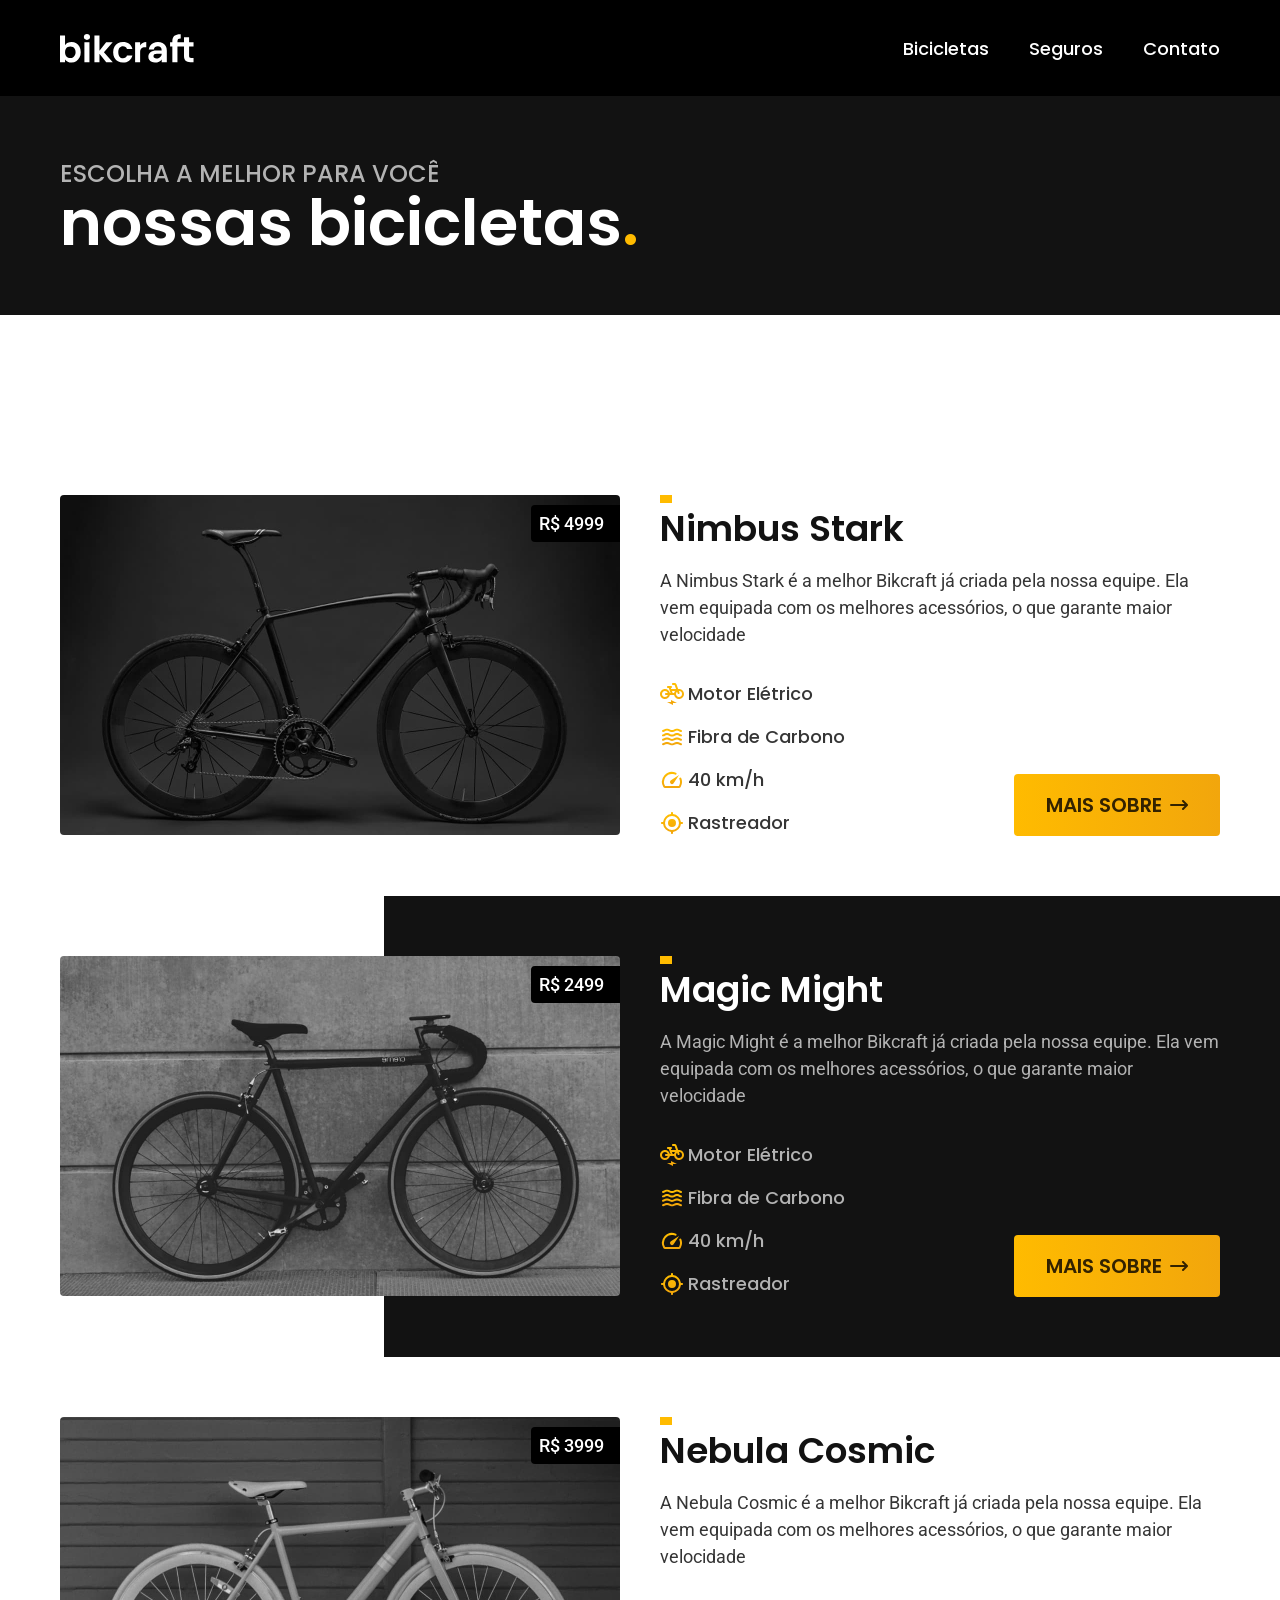
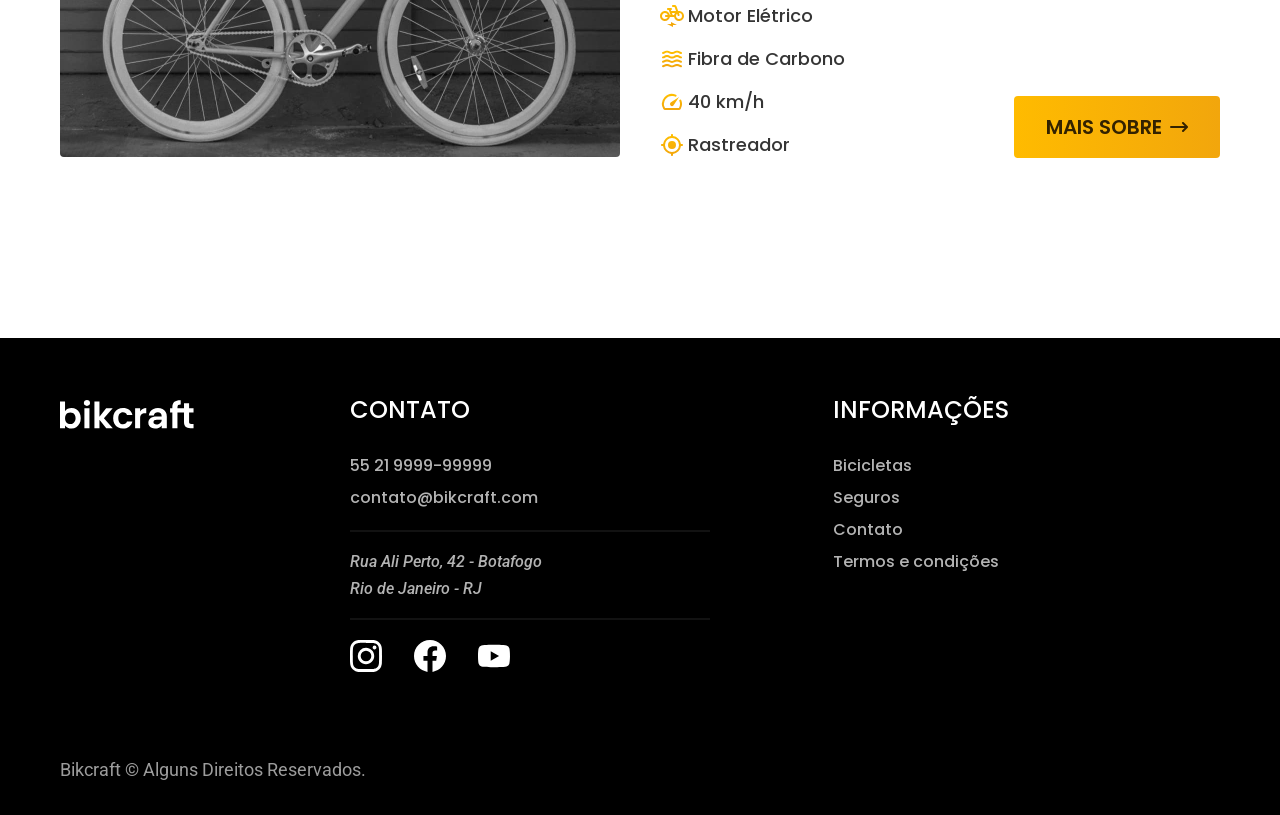
<file: html/bicicletas.html>
<!DOCTYPE html>
<html lang="pt-br">

<head>
    <meta charset="UTF-8">
    <meta name="viewport" content="width=device-width, initial-scale=1.0">
    <link rel="stylesheet" href="../styles/styles.css">
    <title>Bicicletas</title>
</head>

<body class="pagina-bicicleta">
    <header class="header bg-12">
        <div class="container">
            <a href="../index.html"><img src="../assets/img/bikcraft.svg" alt="Logo da Bikcraft"></a>
            <ul class="header-links">
                <li><a href="./bicicletas.html">Bicicletas</a></li>
                <li><a href="./seguros.html">Seguros</a></li>
                <li><a href="./contato.html">Contato</a></li>
            </ul>
        </div>
    </header>

    <main>
        <section class="espacamento-secundario bg-11">
            <div class="container">
                <span class="span-texto">Escolha a melhor para você</span>
                <h1 class="titulo c-00">nossas bicicletas<span class="c-p1">.</span></h1>
            </div>
        </section>
        <section class="main-bicicletas espacamento">
            <div class="bicicleta-card espacamento-secundario container">
                <div class="imagem-preco">
                    <img src="../assets/img/bicicletas/nimbus.jpg" alt="Foto da bicicleta Nimbus Stark">
                    <span>R$ 4999</span>
                </div>
                <div class="bicicleta-card_conteudo">
                    <h2>Nimbus Stark</h2>
                    <p>A Nimbus Stark é a melhor Bikcraft já criada pela nossa equipe. Ela vem equipada com os melhores
                        acessórios, o que garante maior velocidade</p>
                    <ul>
                        <li><img src="../assets/img/icones/eletrica.svg" alt="">Motor Elétrico</li>
                        <li><img src="../assets/img/icones/carbono.svg" alt="">Fibra de Carbono</li>
                        <li><img src="../assets/img/icones/velocidade.svg" alt="">40 km/h</li>
                        <li><img src="../assets/img/icones/rastreador.svg" alt="">Rastreador</li>
                    </ul>
                    <a href="../bicicleta/nimbus.html" class="botao">Mais sobre <img src="../assets/img/icones/seta.svg"
                            alt=""></a>
                </div>
            </div>
            <div class="bicicleta-bg_gradiente">
                <div class="bicicleta-card espacamento-secundario container">
                    <div class="imagem-preco">
                        <img src="../assets/img/bicicletas/magic.jpg" alt="Foto da bicicleta Magic Might">
                        <span>R$ 2499</span>
                    </div>
                    <div class="bicicleta-card_conteudo">
                        <h2>Magic Might</h2>
                        <p>A Magic Might é a melhor Bikcraft já criada pela nossa equipe. Ela vem equipada com os
                            melhores
                            acessórios, o que garante maior velocidade</p>
                        <ul>
                            <li><img src="../assets/img/icones/eletrica.svg" alt="">Motor Elétrico</li>
                            <li><img src="../assets/img/icones/carbono.svg" alt="">Fibra de Carbono</li>
                            <li><img src="../assets/img/icones/velocidade.svg" alt="">40 km/h</li>
                            <li><img src="../assets/img/icones/rastreador.svg" alt="">Rastreador</li>
                        </ul>
                        <a href="../bicicleta/magic.html" class="botao">Mais sobre <img
                                src="../assets/img/icones/seta.svg" alt=""></a>
                    </div>
                </div>
            </div>
            <div class="bicicleta-card espacamento-secundario container">
                <div class="imagem-preco">
                    <img src="../assets/img/bicicletas/nebula.jpg" alt="Foto da bicicleta Nebula Cosmic">
                    <span>R$ 3999</span>
                </div>
                <div class="bicicleta-card_conteudo">
                    <h2>Nebula Cosmic</h2>
                    <p>A Nebula Cosmic é a melhor Bikcraft já criada pela nossa equipe. Ela vem equipada com os melhores
                        acessórios, o que garante maior velocidade</p>
                    <ul>
                        <li><img src="../assets/img/icones/eletrica.svg" alt="">Motor Elétrico</li>
                        <li><img src="../assets/img/icones/carbono.svg" alt="">Fibra de Carbono</li>
                        <li><img src="../assets/img/icones/velocidade.svg" alt="">40 km/h</li>
                        <li><img src="../assets/img/icones/rastreador.svg" alt="">Rastreador</li>
                    </ul>
                    <a href="../bicicleta/nebula.html" class="botao">Mais sobre <img src="../assets/img/icones/seta.svg"
                            alt=""></a>
                </div>
            </div>
        </section>
    </main>

    <footer class="footer bg-12">
        <div class="container">
            <a href="../index.html" class="logo-footer"><img src="../assets/img/bikcraft.svg"
                    alt="Logo da Bikcraft"></a>
            <div class="footer-contato">
                <h2>Contato</h2>
                <div class="contatos">
                    <ul class="contato-lista">
                        <li><a href="tel:+55 21 9999-99999">55 21 9999-99999</a></li>
                        <li><a href="mailto:contato@bikcraft.com">contato@bikcraft.com</a></li>
                    </ul>
                    <ul class="endereco">
                        <li>
                            <address>Rua Ali Perto, 42 - Botafogo</address>
                        </li>
                        <li>
                            <address>Rio de Janeiro - RJ</address>
                        </li>
                    </ul>
                </div>
                <ul class="redes">
                    <li><a href="#"><img src="../assets/img/redes/instagram.svg" alt="Logo do Instagram"></a></li>
                    <li><a href="#"><img src="../assets/img/redes/facebook.svg" alt="Logo do Facebook"></a></li>
                    <li><a href="#"><img src="../assets/img/redes/youtube.svg" alt="Logo do YouTube"></a></li>
                </ul>
            </div>
            <div class="footer-informacao">
                <h2>Informações</h2>
                <ul class="informacao-lista">
                    <li><a href="./bicicletas.html">Bicicletas</a></li>
                    <li><a href="./seguros.html">Seguros</a></li>
                    <li><a href="./contato.html">Contato</a></li>
                    <li><a href="./termos.html">Termos e condições</a></li>
                </ul>
            </div>
        </div>
        <p class="copyright">Bikcraft © Alguns Direitos Reservados.</p>
    </footer>
</body>

</html>
</file>
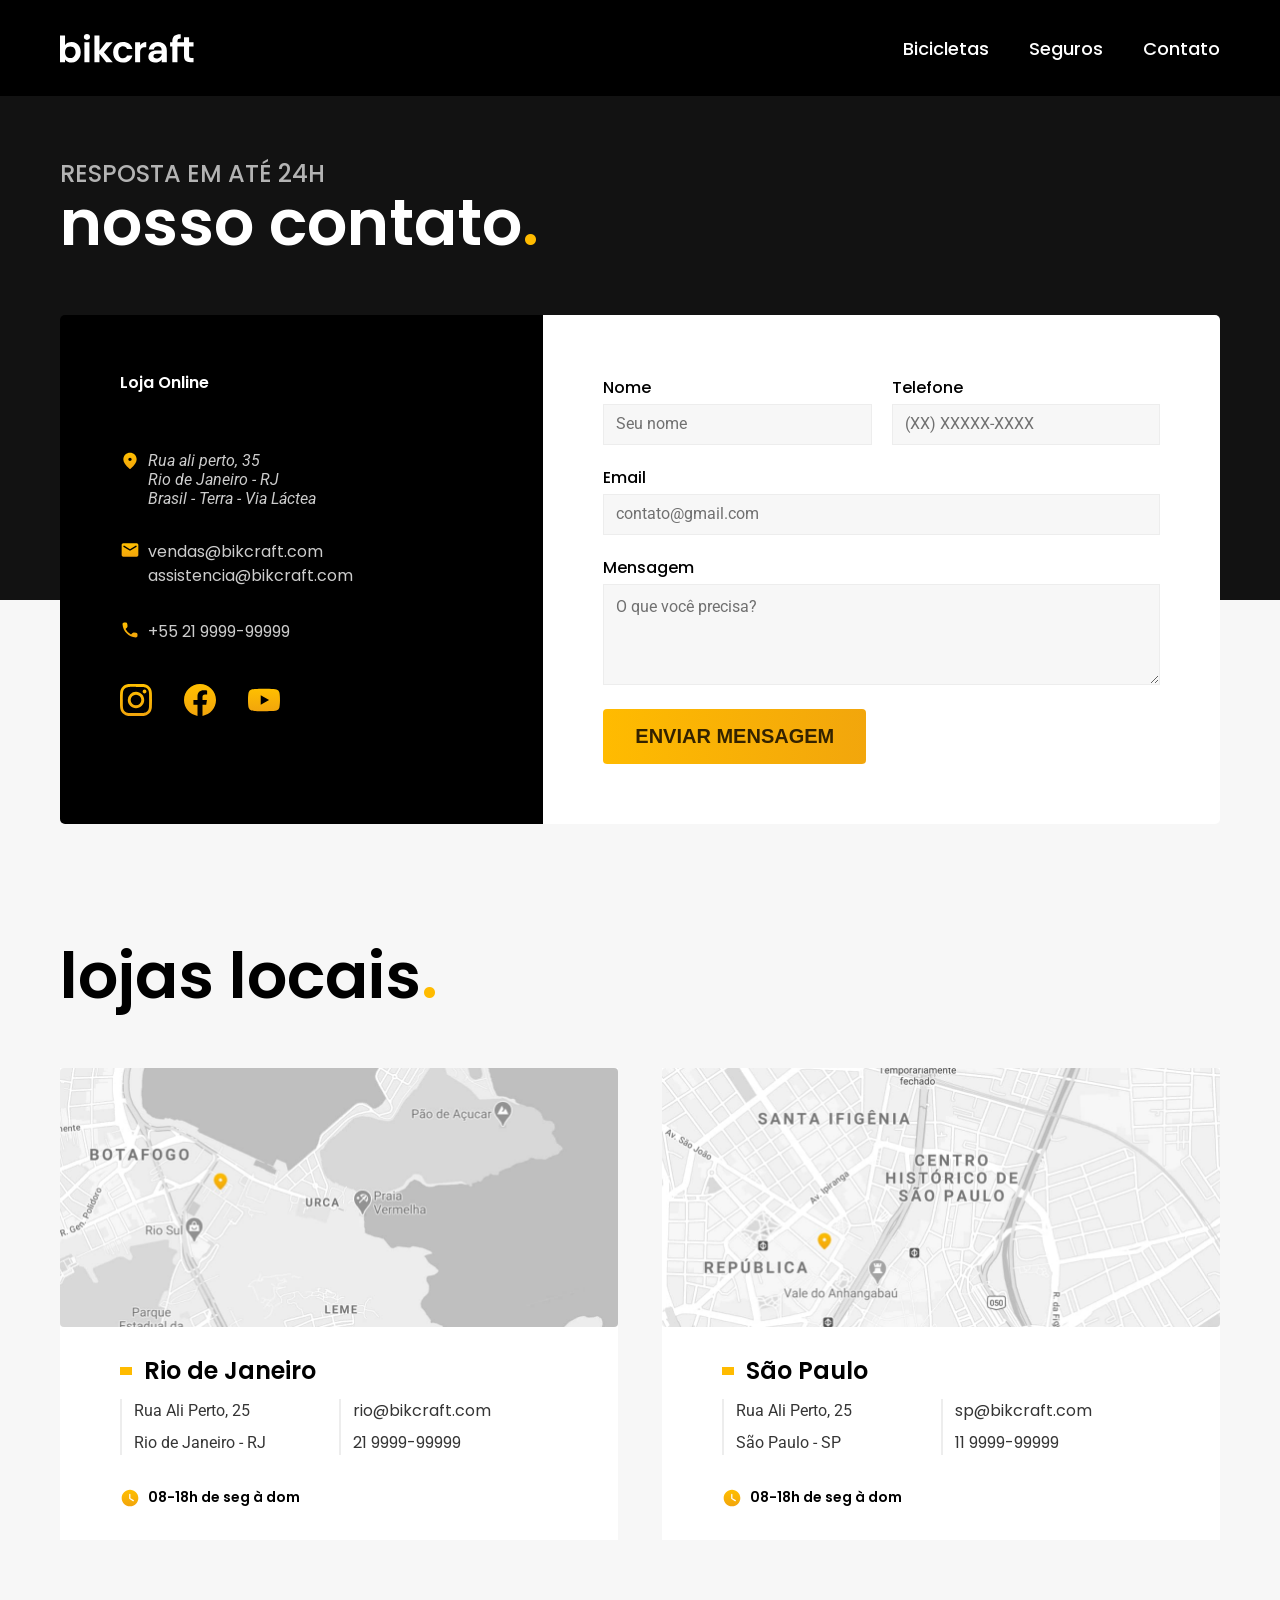
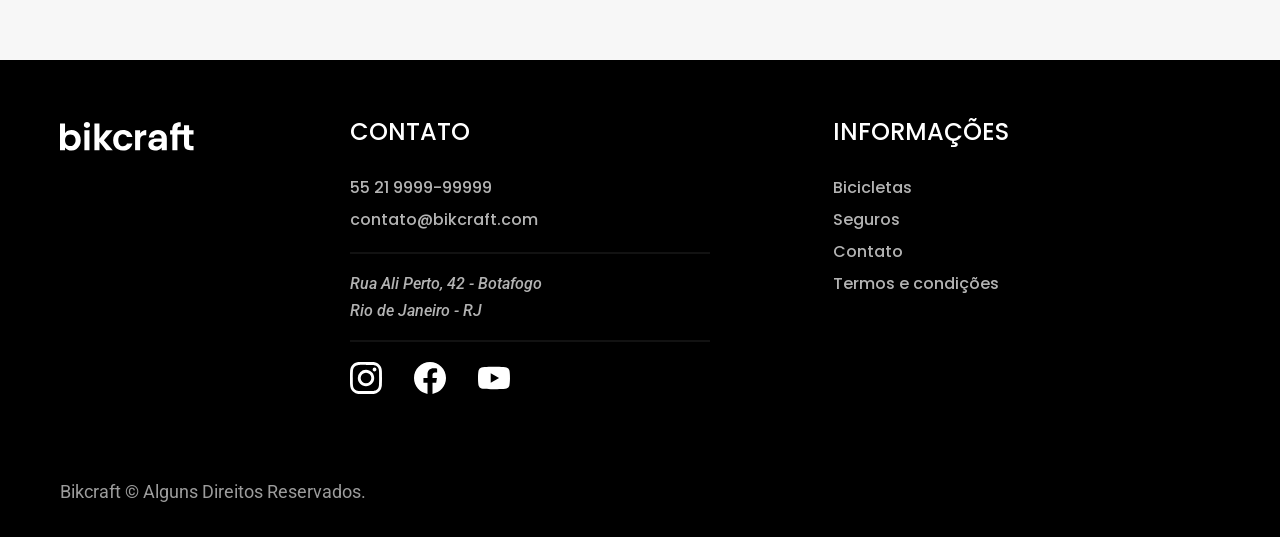
<file: html/contato.html>
<!DOCTYPE html>
<html lang="pt-br">

<head>
    <meta charset="UTF-8">
    <meta name="viewport" content="width=device-width, initial-scale=1.0">
    <link rel="stylesheet" href="../styles/styles.css">
    <title>Contato</title>
</head>

<body id="pagina-contato">
    <header class="header bg-12">
        <div class="container">
            <a href="../index.html"><img src="../assets/img/bikcraft.svg" alt="Logo da Bikcraft"></a>
            <ul class="header-links">
                <li><a href="./bicicletas.html">Bicicletas</a></li>
                <li><a href="./seguros.html">Seguros</a></li>
                <li><a href="./contato.html">Contato</a></li>
            </ul>
        </div>
    </header>

    <main>
        <section class="espacamento-secundario bg-11">
            <div class="container">
                <span class="span-texto">Resposta em até 24H</span>
                <h1 class="titulo c-00">nosso contato<span class="c-p1">.</span></h1>
            </div>
        </section>
        <section class="formulario">
            <div class="container">
                <div class="formulario-info">
                    <h3>Loja Online</h3>
                    <ul>
                        <li>
                            <picture><img src="../assets/img/icones/local.svg" alt=""></picture>
                            <address>Rua ali perto, 35<br>Rio de Janeiro - RJ<br>Brasil - Terra - Via Láctea</address>
                        </li>
                        <li>
                            <picture><img src="../assets/img/icones/email.svg" alt=""></picture>
                            <div>
                                <a href="mailto:vendas@bikcraft.com">vendas@bikcraft.com</a><br><a
                                    href="mailto:assistencia@bikcraft.com">assistencia@bikcraft.com</a>
                            </div>
                        </li>
                        <li>
                            <picture><img src="../assets/img/icones/telefone.svg" alt=""></picture>
                            <a href="tel:+55 21 9999-99999">+55 21 9999-99999</a>
                        </li>
                        <li>
                            <img src="../assets/img/redes/instagram-p.svg" alt="">
                            <img src="../assets/img/redes/facebook-p.svg" alt="">
                            <img src="../assets/img/redes/youtube-p.svg" alt="">
                        </li>
                    </ul>
                </div>
                <div class="formulario-preencher">
                    <form action="./contato.html">
                        <div>
                            <label for="nome">Nome</label>
                            <input type="text" id="nome" name="nome" placeholder="Seu nome">
                        </div>
                        <div>
                            <label for="telefone">Telefone</label>
                            <input type="tel" id="telefone" name="telefone" placeholder="(XX) XXXXX-XXXX">
                        </div>
                        <div>
                            <label for="email">Email</label>
                            <input type="email" id="email" name="email" placeholder="contato@gmail.com">
                        </div>
                        <div>
                            <label for="mensagem">Mensagem</label>
                            <textarea rows="5" id="mensagem" name="mensagem"
                                placeholder="O que você precisa?"></textarea>
                        </div>
                        <button class="botao">Enviar mensagem</button>
                    </form>
                </div>
            </div>
        </section>
        <section class="locais espacamento">
            <div class="container">
                <h2 class="titulo c-12">lojas locais<span class="c-p1">.</span></h2>
                <div class="locais-card">
                    <img src="../assets/img/lojas/rj.jpg" alt="foto do local da loja do Rio de Janeiro">
                    <div class="locais-card_conteudo">
                        <h3>Rio de Janeiro</h3>
                        <div class="locais-card_endereco">
                            <p>Rua Ali Perto, 25</p>
                            <p>Rio de Janeiro - RJ</p>
                        </div>
                        <div class="locais-card_contato">
                            <a href="mailto:rio@bikcraft.com">rio@bikcraft.com</a>
                            <a href="tel:+21 9999-99999">21 9999-99999</a>
                        </div>
                        <p>08-18h de seg à dom</p>
                    </div>
                </div>
                <div class="locais-card">
                    <img src="../assets/img/lojas/sp.jpg" alt="foto do local da loja de São Paulo">
                    <div class="locais-card_conteudo">
                        <h3>São Paulo</h3>
                        <div class="locais-card_endereco">
                            <p>Rua Ali Perto, 25</p>
                            <p>São Paulo - SP</p>
                        </div>
                        <div class="locais-card_contato">
                            <a href="mailto:sp@bikcraft.com">sp@bikcraft.com</a>
                            <a href="tel:+11 9999-99999">11 9999-99999</a>
                        </div>
                        <p>08-18h de seg à dom</p>
                    </div>
                </div>
            </div>
        </section>
    </main>

    <footer class="footer bg-12">
        <div class="container">
            <a href="../index.html" class="logo-footer"><img src="../assets/img/bikcraft.svg"
                    alt="Logo da Bikcraft"></a>
            <div class="footer-contato">
                <h2>Contato</h2>
                <div class="contatos">
                    <ul class="contato-lista">
                        <li><a href="tel:+55 21 9999-99999">55 21 9999-99999</a></li>
                        <li><a href="mailto:contato@bikcraft.com">contato@bikcraft.com</a></li>
                    </ul>
                    <ul class="endereco">
                        <li>
                            <address>Rua Ali Perto, 42 - Botafogo</address>
                        </li>
                        <li>
                            <address>Rio de Janeiro - RJ</address>
                        </li>
                    </ul>
                </div>
                <ul class="redes">
                    <li><a href="#"><img src="../assets/img/redes/instagram.svg" alt="Logo do Instagram"></a></li>
                    <li><a href="#"><img src="../assets/img/redes/facebook.svg" alt="Logo do Facebook"></a></li>
                    <li><a href="#"><img src="../assets/img/redes/youtube.svg" alt="Logo do YouTube"></a></li>
                </ul>
            </div>
            <div class="footer-informacao">
                <h2>Informações</h2>
                <ul class="informacao-lista">
                    <li><a href="./bicicletas.html">Bicicletas</a></li>
                    <li><a href="./seguros.html">Seguros</a></li>
                    <li><a href="./contato.html">Contato</a></li>
                    <li><a href="./termos.html">Termos e condições</a></li>
                </ul>
            </div>
        </div>
        <p class="copyright">Bikcraft © Alguns Direitos Reservados.</p>
    </footer>
</body>

</html>
</file>
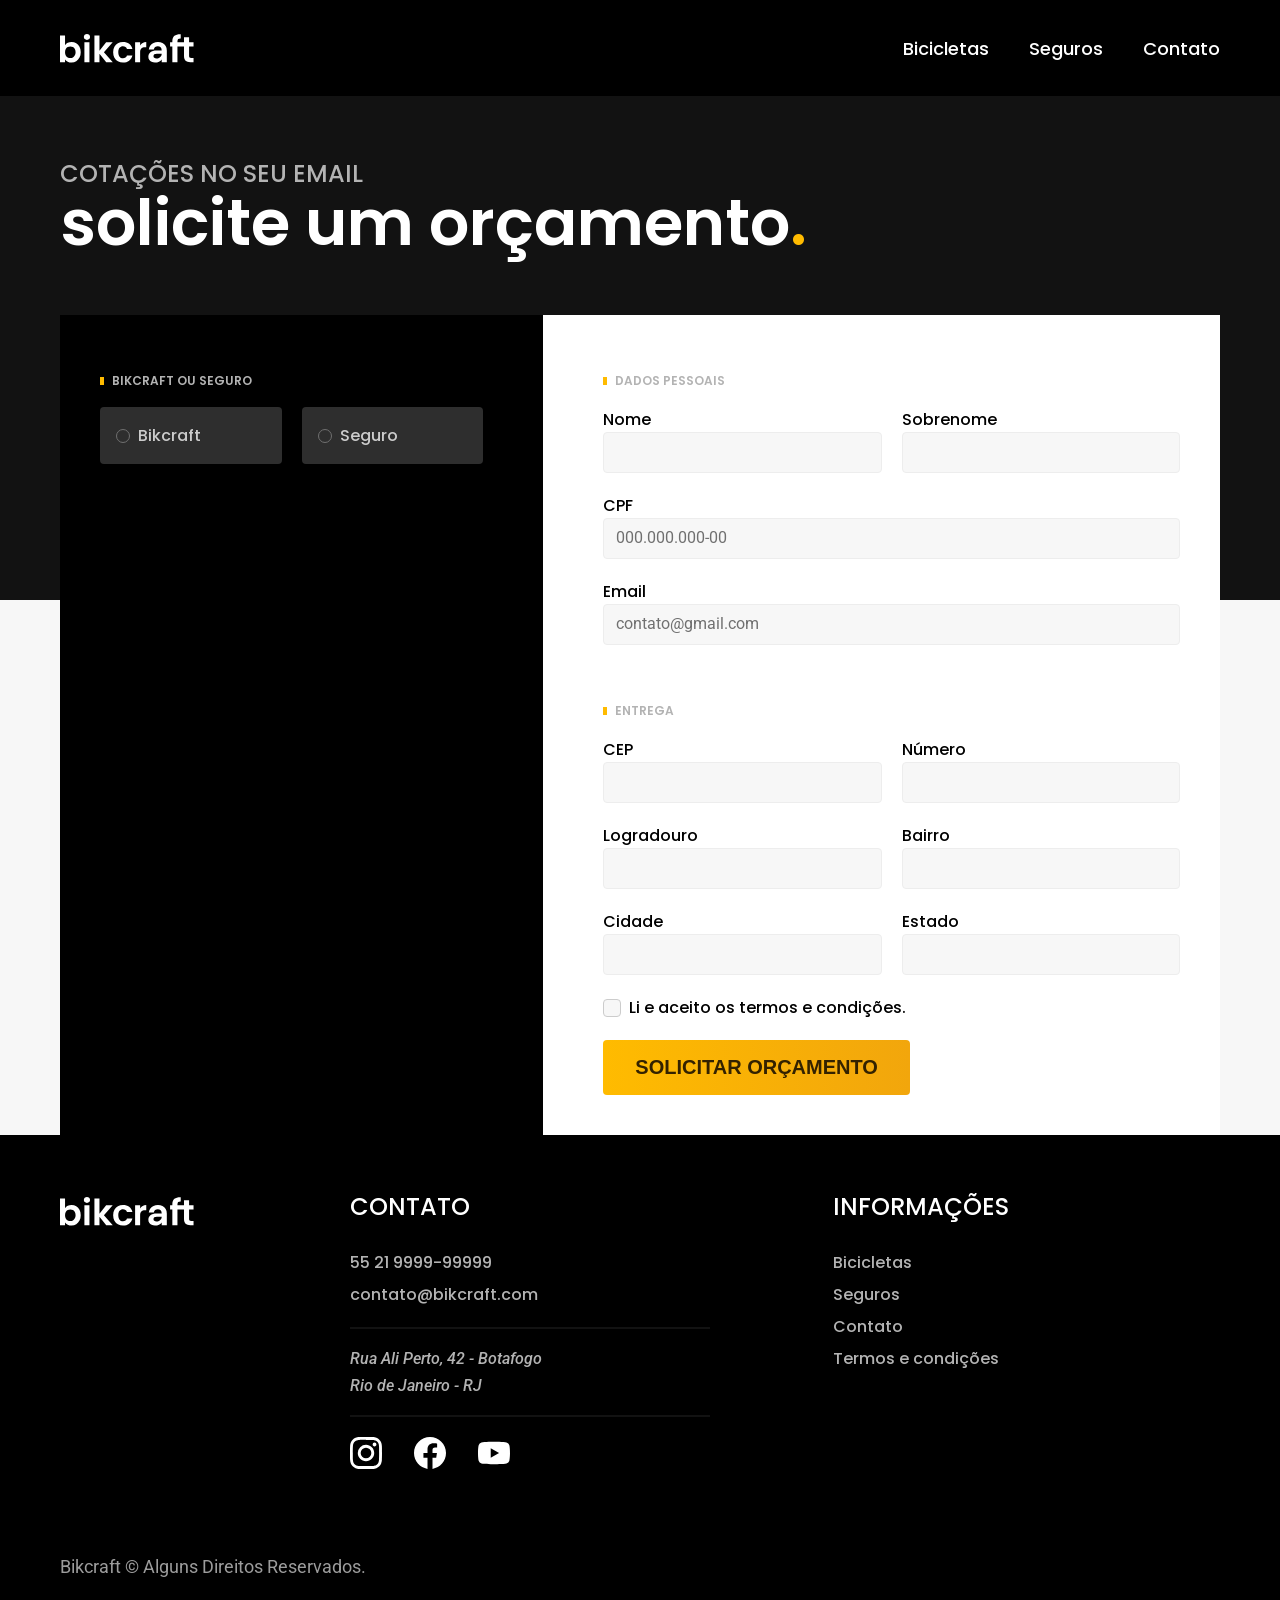
<file: html/orcamento.html>
<!DOCTYPE html>
<html lang="pt-br">

<head>
    <meta charset="UTF-8">
    <meta name="viewport" content="width=device-width, initial-scale=1.0">
    <link rel="stylesheet" href="../styles/styles.css">
    <title>Orçamento</title>
</head>

<body id="pagina-orcamento">
    <header class="header bg-12">
        <div class="container">
            <a href="../index.html"><img src="../assets/img/bikcraft.svg" alt="Logo da Bikcraft"></a>
            <ul class="header-links">
                <li><a href="./bicicletas.html">Bicicletas</a></li>
                <li><a href="./seguros.html">Seguros</a></li>
                <li><a href="./contato.html">Contato</a></li>
            </ul>
        </div>
    </header>

    <main>
        <section class="espacamento-secundario bg-11">
            <div class="container">
                <span class="span-texto">Cotações no seu email</span>
                <h1 class="titulo c-00">solicite um orçamento<span class="c-p1">.</span></h1>
            </div>
        </section>
        <!-- Formulário -->
        <section class="orcamento container">
            <form action="#" class="orcamento-formulario bg-12">
                <!-- Formulário escolha -->
                <div class="orcamento-formulario_tipo">
                    <h2>Bikcraft ou Seguro</h2>

                    <input type="radio" name="tipo" value="bikcraft" id="bikcraft">
                    <label for="bikcraft">Bikcraft</label>

                    <input type="radio" name="tipo" value="seguro" id="seguro">
                    <label for="seguro">Seguro</label>

                    <!-- Formulário Bikcraft -->
                    <div class="orcamento-formulario_bikcraft none">
                        <h2>Escolha a sua:</h2>

                        <input type="radio" name="bikcraft" value="Nimbus Stark" id="nimbus">
                        <label for="nimbus">Nimbus Stark <span class="none">R$ 4999</span></label>
                        <div class="orcamento-bikcraft_conteudo none">
                            <ul>
                                <li><img src="../assets/img/icones/eletrica.svg" alt="ícone de motor elétrico">Motor
                                    Elétrico</li>
                                <li><img src="../assets/img/icones/carbono.svg" alt="ícone de fibra de carbono">Fibra de
                                    Carbono</li>
                                <li><img src="../assets/img/icones/velocidade.svg" alt="ícone de velocímetro">40 km/h
                                </li>
                                <li><img src="../assets/img/icones/rastreador.svg" alt="ícone de rastrador">Rastreador
                                </li>
                            </ul>
                            <img src="../assets/img/bicicletas/nimbus.jpg" alt="Foto da Nimbus Stark">
                        </div>

                        <input type="radio" name="bikcraft" value="Magic Might" id="magic">
                        <label for="magic">Magic Might <span class="none">R$ 2499</span></label>
                        <div class="orcamento-bikcraft_conteudo none">
                            <ul>
                                <li><img src="../assets/img/icones/eletrica.svg" alt="ícone de motor elétrico">Motor
                                    Elétrico</li>
                                <li><img src="../assets/img/icones/carbono.svg" alt="ícone de fibra de carbono">Fibra de
                                    Carbono</li>
                                <li><img src="../assets/img/icones/velocidade.svg" alt="ícone de velocímetro">40 km/h
                                </li>
                                <li><img src="../assets/img/icones/rastreador.svg" alt="ícone de rastrador">Rastreador
                                </li>
                            </ul>
                            <img src="../assets/img/bicicletas/magic.jpg" alt="Foto da Magic Might">
                        </div>

                        <input type="radio" name="bikcraft" value="Nebula Cosmic" id="nebula">
                        <label for="nebula">Nebula Cosmic <span class="none">R$ 3999</span></label>
                        <div class="orcamento-bikcraft_conteudo none">
                            <ul>
                                <li><img src="../assets/img/icones/eletrica.svg" alt="ícone de motor elétrico">Motor
                                    Elétrico</li>
                                <li><img src="../assets/img/icones/carbono.svg" alt="ícone de fibra de carbono">Fibra de
                                    Carbono</li>
                                <li><img src="../assets/img/icones/velocidade.svg" alt="ícone de velocímetro">40 km/h
                                </li>
                                <li><img src="../assets/img/icones/rastreador.svg" alt="ícone de rastrador">Rastreador
                                </li>
                            </ul>
                            <img src="../assets/img/bicicletas/nebula.jpg" alt="Foto da Nebula Cosmic">
                        </div>


                    </div>

                    <!-- Formulário Seguro -->
                    <div class="orcamento-formulario_seguro none">
                        <h2>Escolha o plano:</h2>

                        <input type="radio" name="seguro" value="Prata" id="prata">
                        <label for="prata">Prata <span class="none">R$ 199/mês</span></label>

                        <input type="radio" name="seguro" value="ouro" id="ouro">
                        <label for="ouro">Ouro <span class="none">R$ 299/mês</span></label>

                    </div>

                </div>

                <div class="orcamento-formulario_preencher bg-00">
                    <div class="formulario-preencher_dados">
                        <h2>Dados Pessoais</h2>

                        <div>
                            <label for="nome">Nome</label>
                            <input type="text" id="nome" name="nome">
                        </div>

                        <div>
                            <label for="sobrenome">Sobrenome</label>
                            <input type="text" id="sobrenome" name="sobrenome">
                        </div>

                        <div>
                            <label for="cpf">CPF</label>
                            <input type="text" id="cpf" name="cpf" maxlength="14" placeholder="000.000.000-00">
                        </div>

                        <div>

                            <label for="email">Email</label>
                            <input type="email" id="email" name="email" placeholder="contato@gmail.com">
                        </div>
                    </div>
                    <div class="formulario-preencher_entrega">
                        <h2>Entrega</h2>

                        <div>
                            <label for="cep">CEP</label>
                            <input type="text" id="cep" name="cep">
                        </div>

                        <div>
                            <label for="numero">Número</label>
                            <input type="number" id="numero" name="numero">
                        </div>

                        <div>
                            <label for="logradourp">Logradouro</label>
                            <input type="text" id="logradouro" name="logradouro">
                        </div>

                        <div>
                            <label for="bairro">Bairro</label>
                            <input type="text" id="bairro" name="bairro">
                        </div>

                        <div>
                            <label for="cidade">Cidade</label>
                            <input type="text" id="cidade" name="cidade">
                        </div>

                        <div>
                            <label for="estado">Estado</label>
                            <input type="text" id="estado" name="estado">
                        </div>

                        <div class="formulario-preencher_termos">
                            <input type="checkbox" name="termos" id="termos" value="termos">
                            <label class="c-12" for="termos">Li e aceito os termos e condições.</label>
                        </div>

                        <button class="botao">Solicitar Orçamento</button>
                    </div>
                </div>
            </form>
        </section>
    </main>

    <footer class="footer bg-12">
        <div class="container">
            <a href="../index.html" class="logo-footer"><img src="../assets/img/bikcraft.svg"
                    alt="Logo da Bikcraft"></a>
            <div class="footer-contato">
                <h2>Contato</h2>
                <div class="contatos">
                    <ul class="contato-lista">
                        <li><a href="tel:+55 21 9999-99999">55 21 9999-99999</a></li>
                        <li><a href="mailto:contato@bikcraft.com">contato@bikcraft.com</a></li>
                    </ul>
                    <ul class="endereco">
                        <li>
                            <address>Rua Ali Perto, 42 - Botafogo</address>
                        </li>
                        <li>
                            <address>Rio de Janeiro - RJ</address>
                        </li>
                    </ul>
                </div>
                <ul class="redes">
                    <li><a href="#"><img src="../assets/img/redes/instagram.svg" alt="Logo do Instagram"></a></li>
                    <li><a href="#"><img src="../assets/img/redes/facebook.svg" alt="Logo do Facebook"></a></li>
                    <li><a href="#"><img src="../assets/img/redes/youtube.svg" alt="Logo do YouTube"></a></li>
                </ul>
            </div>
            <div class="footer-informacao">
                <h2>Informações</h2>
                <ul class="informacao-lista">
                    <li><a href="./bicicletas.html">Bicicletas</a></li>
                    <li><a href="./seguros.html">Seguros</a></li>
                    <li><a href="./contato.html">Contato</a></li>
                    <li><a href="./termos.html">Termos e condições</a></li>
                </ul>
            </div>
        </div>
        <p class="copyright">Bikcraft © Alguns Direitos Reservados.</p>
    </footer>
</body>
</file>
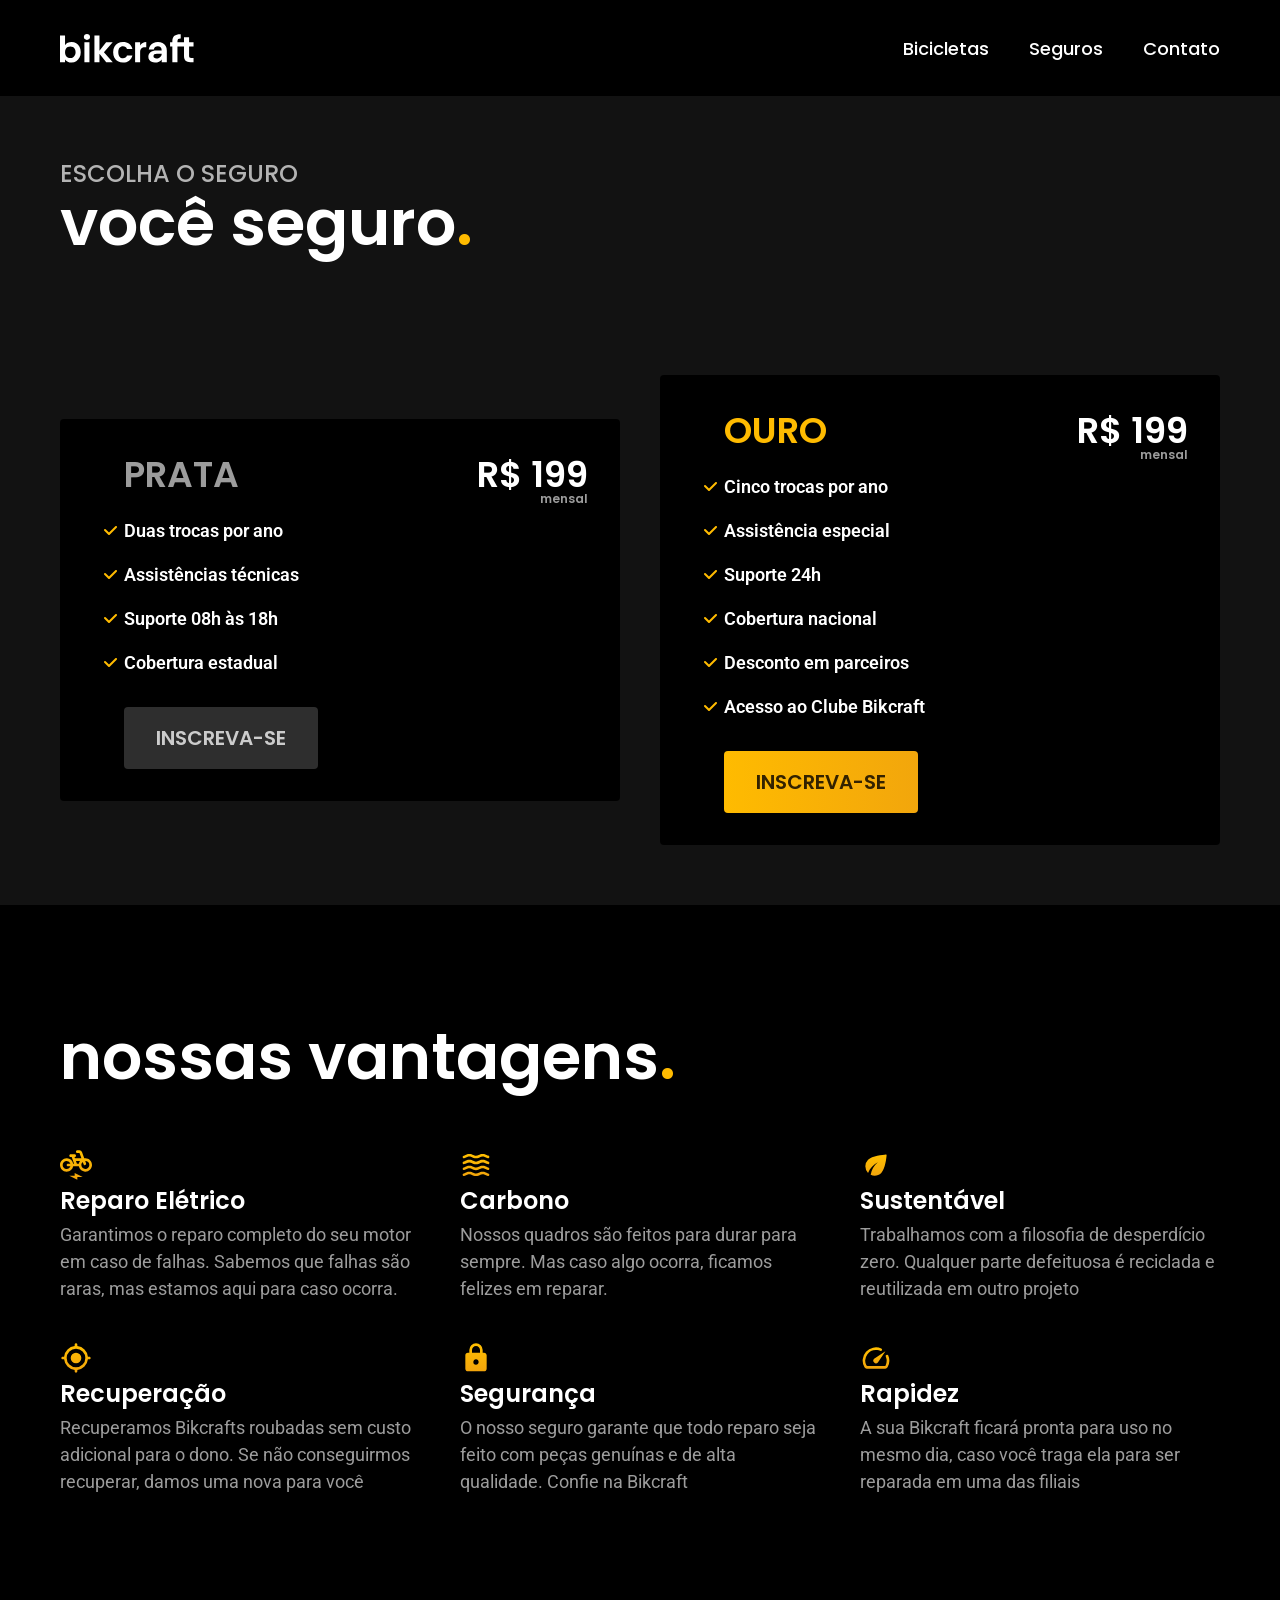
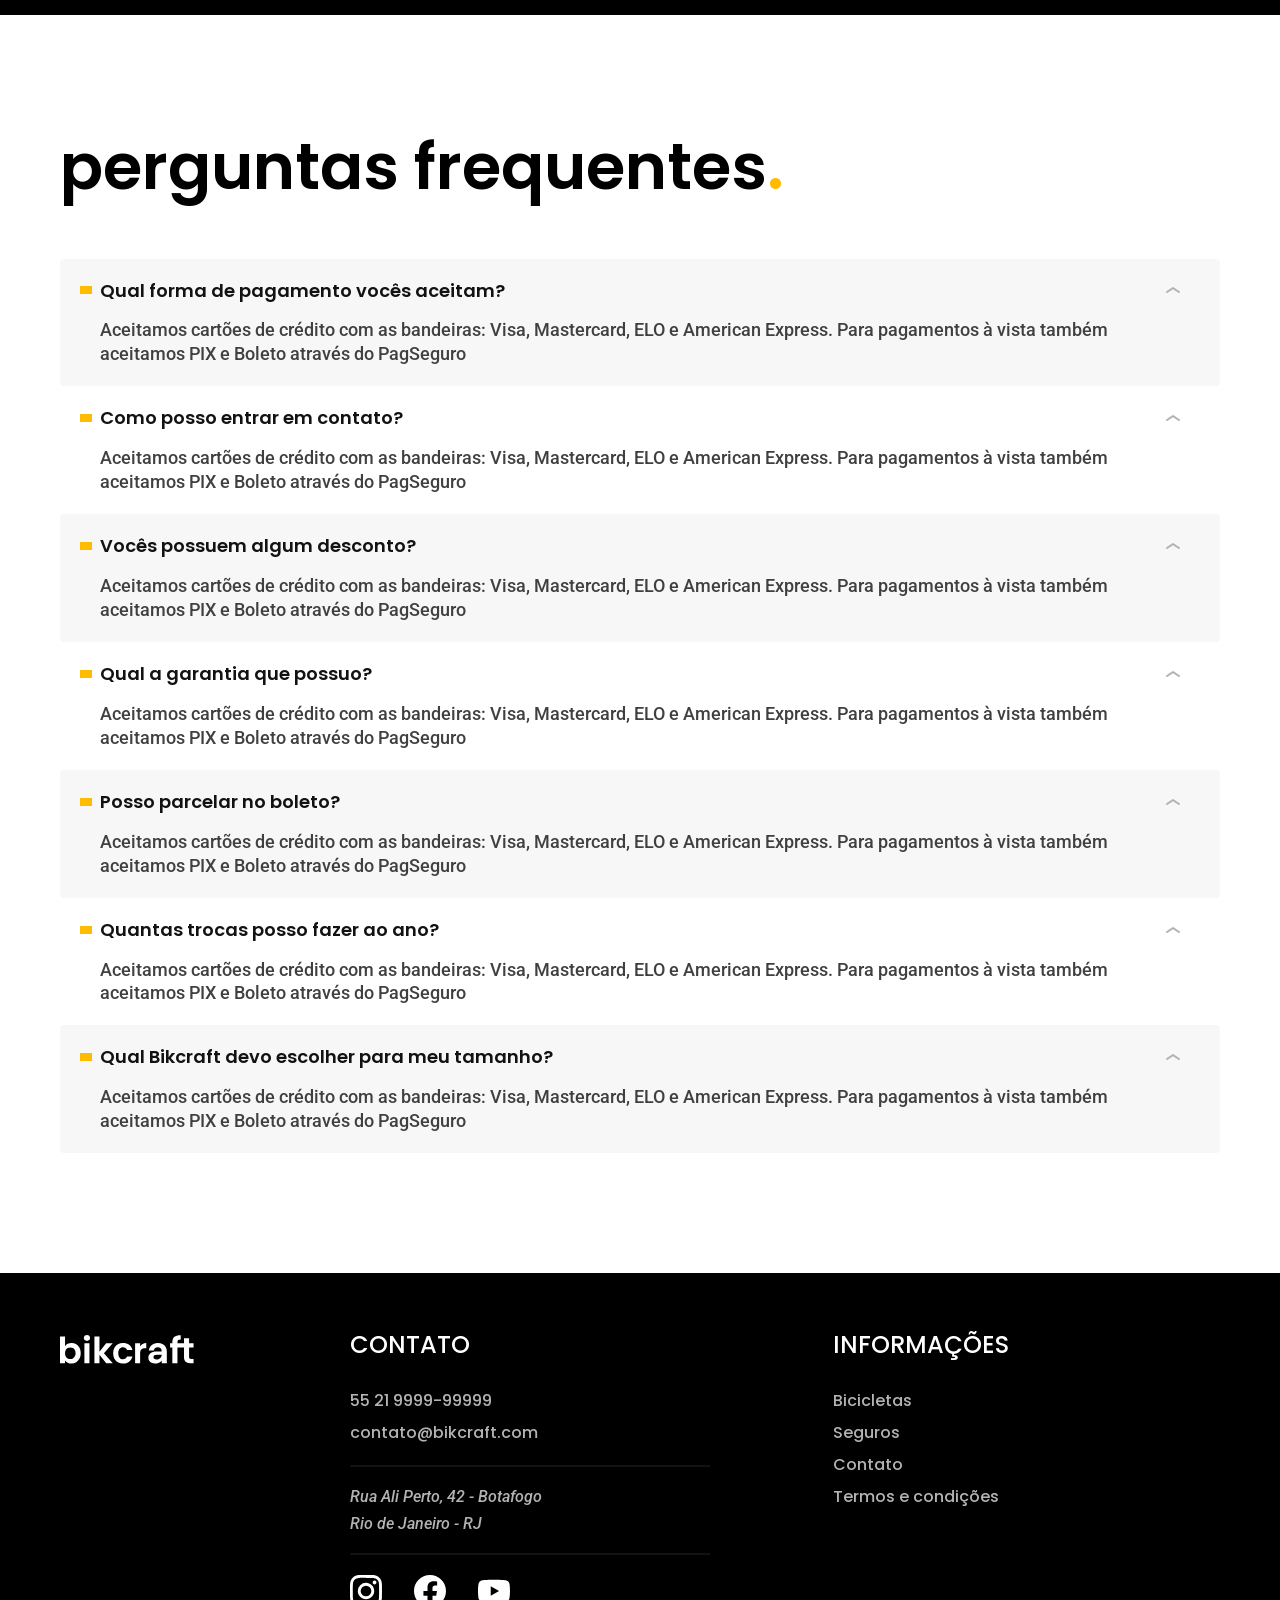
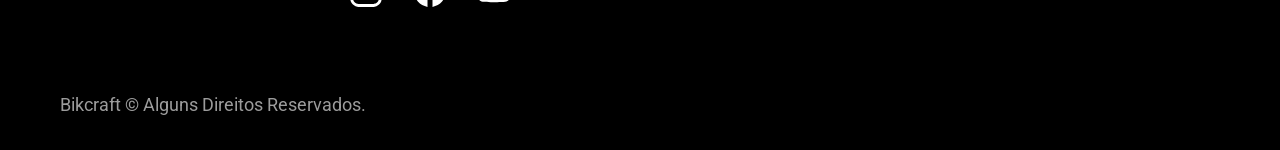
<file: html/seguros.html>
<!DOCTYPE html>
<html lang="pt-br">

<head>
    <meta charset="UTF-8">
    <meta name="viewport" content="width=device-width, initial-scale=1.0">
    <link rel="stylesheet" href="../styles/styles.css">
    <title>Seguros</title>
</head>

<body>
    <header class="header bg-12">
        <div class="container">
            <a href="../index.html"><img src="../assets/img/bikcraft.svg" alt="Logo da Bikcraft"></a>
            <ul class="header-links">
                <li><a href="./bicicletas.html">Bicicletas</a></li>
                <li><a href="./seguros.html">Seguros</a></li>
                <li><a href="./contato.html">Contato</a></li>
            </ul>
        </div>
    </header>
    <main class="seguros-main">
        <section class="bg-11 espacamento-secundario">
            <div class="container">
                <span class="span-texto">Escolha o seguro</span>
                <h1 class="titulo c-00">você seguro<span class="c-p1">.</span></h1>
            </div>
        </section>
        <article class="seguros espacamento-secundario bg-11">
            <ul class="cards-lista container">
                <li class="card">
                    <div class="card-conteudo">
                        <h3>Prata</h3>
                        <ul>
                            <li class="card-lista">Duas trocas por ano</li>
                            <li class="card-lista">Assistências técnicas</li>
                            <li class="card-lista">Suporte 08h às 18h</li>
                            <li class="card-lista">Cobertura estadual</li>
                        </ul>
                        <a href="#" class="botao secundario">Inscreva-se</a>
                    </div>
                    <div class="card-preco">
                        <span>R$ 199<span>mensal</span></span>
                    </div>
                </li>
                <li class="card">
                    <div class="card-conteudo">
                        <h3>Ouro</h3>
                        <ul>
                            <li class="card-lista">Cinco trocas por ano</li>
                            <li class="card-lista">Assistência especial</li>
                            <li class="card-lista">Suporte 24h</li>
                            <li class="card-lista">Cobertura nacional</li>
                            <li class="card-lista">Desconto em parceiros</li>
                            <li class="card-lista">Acesso ao Clube Bikcraft</li>
                        </ul>
                        <a href="#" class="botao">Inscreva-se</a>
                    </div>
                    <div class="card-preco">
                        <span>R$ 199<span>mensal</span></span>
                    </div>
                </li>
            </ul>
        </article>
    </main>
    <section class="vantagens espacamento bg-12">
        <div class="container">
            <h2 class="titulo c-00">nossas vantagens<span class="c-p1">.</span></h2>
            <ul>
                <li>
                    <img src="../assets/img/icones/eletrica.svg" alt="">
                    <h3>Reparo Elétrico</h3>
                    <p>Garantimos o reparo completo do seu motor em caso de falhas. Sabemos que falhas são raras, mas
                        estamos aqui para caso ocorra.</p>
                </li>
                <li>
                    <img src="../assets/img/icones/carbono.svg" alt="">
                    <h3>Carbono</h3>
                    <p>Nossos quadros são feitos para durar para sempre. Mas caso algo ocorra, ficamos felizes em
                        reparar.</p>
                </li>
                <li>
                    <img src="../assets/img/icones/sustentavel.svg" alt="">
                    <h3>Sustentável</h3>
                    <p>Trabalhamos com a filosofia de desperdício zero. Qualquer parte defeituosa é reciclada e
                        reutilizada em outro projeto</p>
                </li>
                <li>
                    <img src="../assets/img/icones/rastreador.svg" alt="">
                    <h3>Recuperação</h3>
                    <p>Recuperamos Bikcrafts roubadas sem custo adicional para o dono. Se não conseguirmos recuperar,
                        damos uma nova para você</p>
                </li>
                <li>
                    <img src="../assets/img/icones/seguro.svg" alt="">
                    <h3>Segurança</h3>
                    <p>O nosso seguro garante que todo reparo seja feito com peças genuínas e de alta qualidade. Confie
                        na Bikcraft</p>
                </li>
                <li>
                    <img src="../assets/img/icones/velocidade.svg" alt="">
                    <h3>Rapidez</h3>
                    <p>A sua Bikcraft ficará pronta para uso no mesmo dia, caso você traga ela para ser reparada em uma
                        das filiais</p>
                </li>
            </ul>
        </div>
    </section>
    <section class="perguntas espacamento">
        <div class="container">
            <h2 class="titulo c-12">perguntas frequentes<span class="c-p1">.</span></h2>
            <dl>
                <div>
                    <dt>Qual forma de pagamento vocês aceitam?</dt>
                    <dd>Aceitamos cartões de crédito com as bandeiras: Visa, Mastercard, ELO e American Express. Para
                        pagamentos à vista também aceitamos PIX e Boleto através do PagSeguro </dd>
                </div>
                <div>
                    <dt>Como posso entrar em contato?</dt>
                    <dd>Aceitamos cartões de crédito com as bandeiras: Visa, Mastercard, ELO e American Express. Para
                        pagamentos à vista também aceitamos PIX e Boleto através do PagSeguro </dd>
                </div>
                <div>
                    <dt>Vocês possuem algum desconto?</dt>
                    <dd>Aceitamos cartões de crédito com as bandeiras: Visa, Mastercard, ELO e American Express. Para
                        pagamentos à vista também aceitamos PIX e Boleto através do PagSeguro </dd>
                </div>
                <div>
                    <dt>Qual a garantia que possuo?</dt>
                    <dd>Aceitamos cartões de crédito com as bandeiras: Visa, Mastercard, ELO e American Express. Para
                        pagamentos à vista também aceitamos PIX e Boleto através do PagSeguro </dd>
                </div>
                <div>
                    <dt>Posso parcelar no boleto?</dt>
                    <dd>Aceitamos cartões de crédito com as bandeiras: Visa, Mastercard, ELO e American Express. Para
                        pagamentos à vista também aceitamos PIX e Boleto através do PagSeguro </dd>
                </div>
                <div>
                    <dt>Quantas trocas posso fazer ao ano?</dt>
                    <dd>Aceitamos cartões de crédito com as bandeiras: Visa, Mastercard, ELO e American Express. Para
                        pagamentos à vista também aceitamos PIX e Boleto através do PagSeguro </dd>
                </div>
                <div>
                    <dt>Qual Bikcraft devo escolher para meu tamanho?</dt>
                    <dd>Aceitamos cartões de crédito com as bandeiras: Visa, Mastercard, ELO e American Express. Para
                        pagamentos à vista também aceitamos PIX e Boleto através do PagSeguro </dd>
                </div>
            </dl>
        </div>
    </section>
    <footer class="footer bg-12">
        <div class="container">
            <a href="../index.html" class="logo-footer"><img src="../assets/img/bikcraft.svg"
                    alt="Logo da Bikcraft"></a>
            <div class="footer-contato">
                <h2>Contato</h2>
                <div class="contatos">
                    <ul class="contato-lista">
                        <li><a href="tel:+55 21 9999-99999">55 21 9999-99999</a></li>
                        <li><a href="mailto:contato@bikcraft.com">contato@bikcraft.com</a></li>
                    </ul>
                    <ul class="endereco">
                        <li>
                            <address>Rua Ali Perto, 42 - Botafogo</address>
                        </li>
                        <li>
                            <address>Rio de Janeiro - RJ</address>
                        </li>
                    </ul>
                </div>
                <ul class="redes">
                    <li><a href="#"><img src="../assets/img/redes/instagram.svg" alt="Logo do Instagram"></a></li>
                    <li><a href="#"><img src="../assets/img/redes/facebook.svg" alt="Logo do Facebook"></a></li>
                    <li><a href="#"><img src="../assets/img/redes/youtube.svg" alt="Logo do YouTube"></a></li>
                </ul>
            </div>
            <div class="footer-informacao">
                <h2>Informações</h2>
                <ul class="informacao-lista">
                    <li><a href="./bicicletas.html">Bicicletas</a></li>
                    <li><a href="./seguros.html">Seguros</a></li>
                    <li><a href="./contato.html">Contato</a></li>
                    <li><a href="./termos.html">Termos e condições</a></li>
                </ul>
            </div>
        </div>
        <p class="copyright">Bikcraft © Alguns Direitos Reservados.</p>
    </footer>
</body>

</html>
</file>
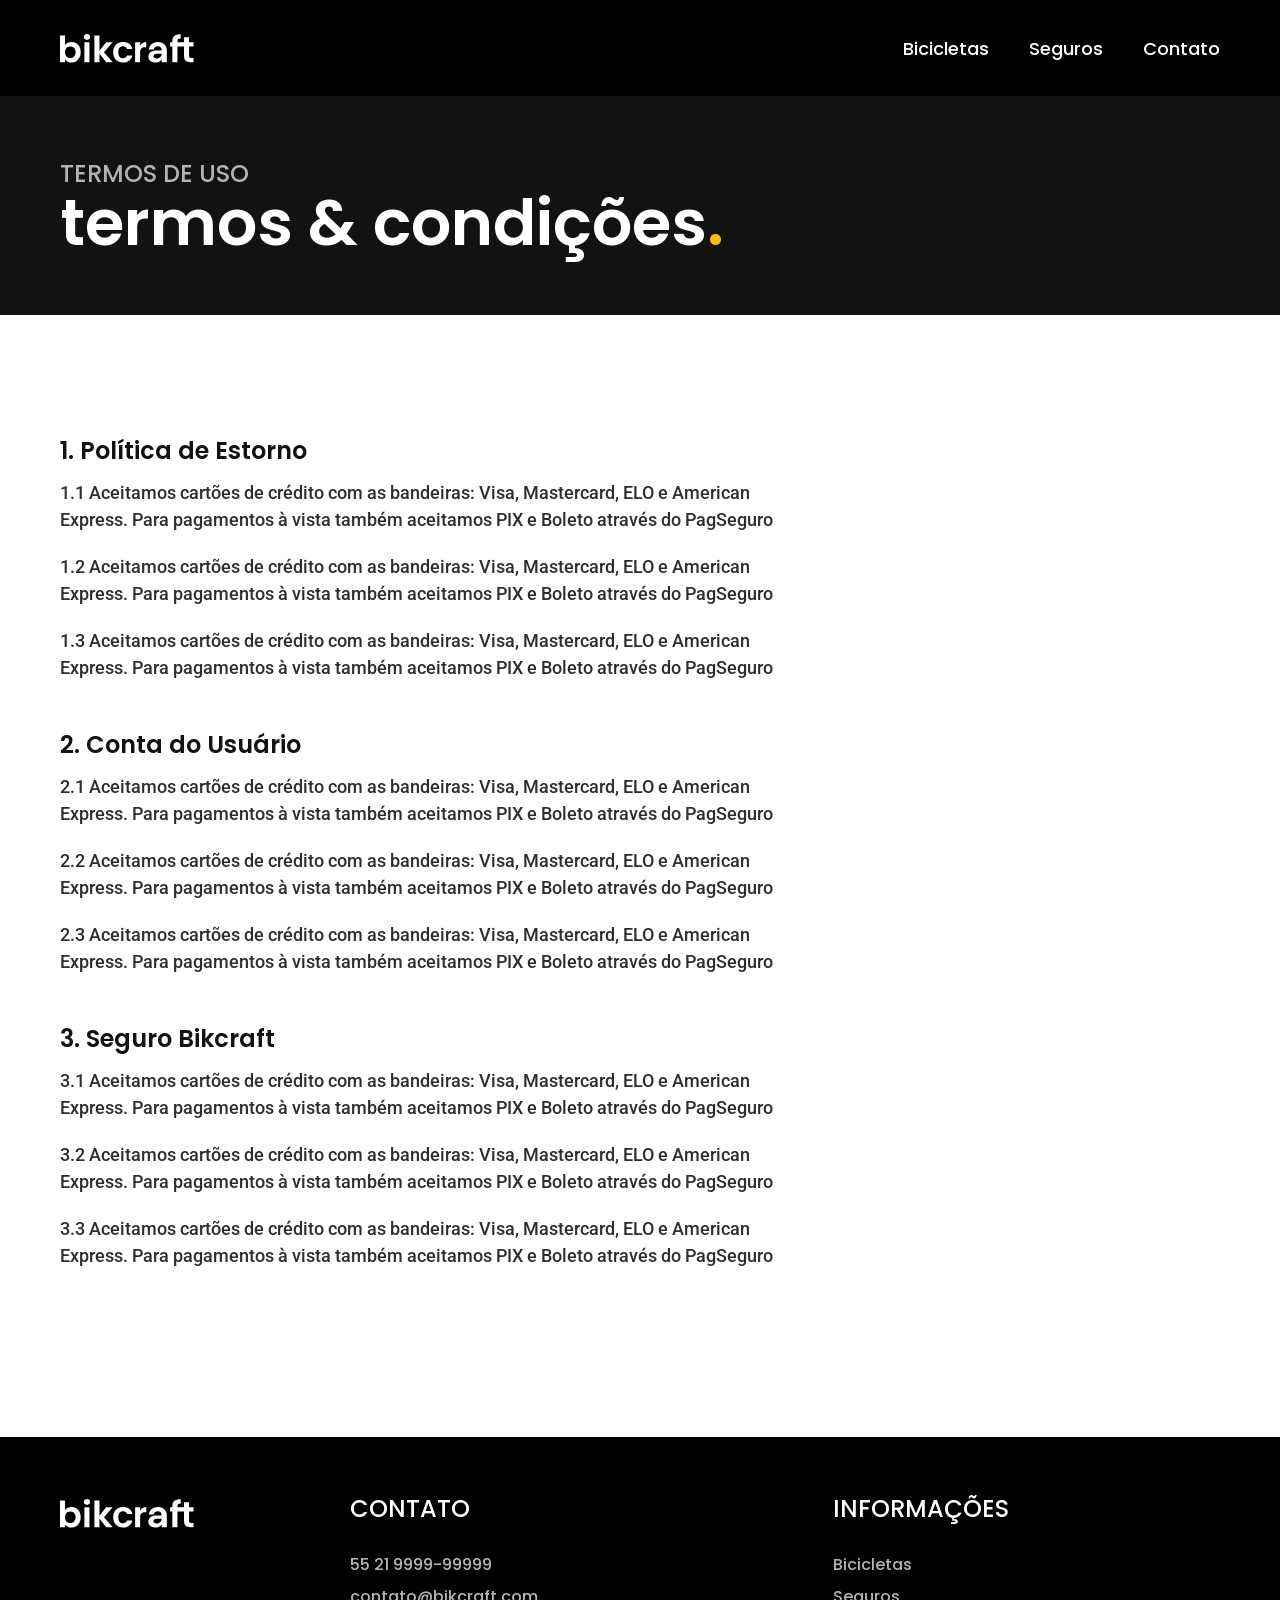
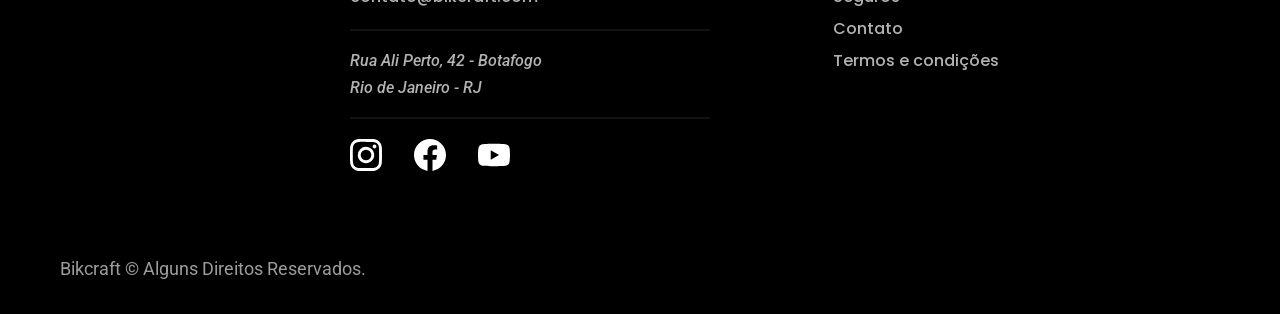
<file: html/termos.html>
<!DOCTYPE html>
<html lang="pt-br">

<head>
    <meta charset="UTF-8">
    <meta name="viewport" content="width=device-width, initial-scale=1.0">
    <link rel="stylesheet" href="../styles/styles.css">
    <title>Termos & Condições</title>
</head>

<body>
    <header class="header bg-12">
        <div class="container">
            <a href="../index.html"><img src="../assets/img/bikcraft.svg" alt="Logo da Bikcraft"></a>
            <ul class="header-links">
                <li><a href="./bicicletas.html">Bicicletas</a></li>
                <li><a href="./seguros.html">Seguros</a></li>
                <li><a href="./contato.html">Contato</a></li>
            </ul>
        </div>
    </header>

    <main>
        <section class="bg-11 espacamento-secundario">
            <div class="container">
                <span class="span-texto">Termos de uso</span>
                <h1 class="titulo c-00">termos & condições<span class="c-p1">.</span></h1>
            </div>
        </section>
        <section class="espacamento">
            <div class="container">
                <dl class="termos">
                    <div>
                        <dt>1. Política de Estorno</dt>
                        <dd>1.1 Aceitamos cartões de crédito com as bandeiras: Visa, Mastercard, ELO e American Express.
                            Para
                            pagamentos à vista também aceitamos PIX e Boleto através do PagSeguro</dd>
                        <dd>1.2 Aceitamos cartões de crédito com as bandeiras: Visa, Mastercard, ELO e American Express.
                            Para
                            pagamentos à vista também aceitamos PIX e Boleto através do PagSeguro</dd>
                        <dd>1.3 Aceitamos cartões de crédito com as bandeiras: Visa, Mastercard, ELO e American Express.
                            Para
                            pagamentos à vista também aceitamos PIX e Boleto através do PagSeguro</dd>
                    </div>
                    <div>
                        <dt>2. Conta do Usuário </dt>
                        <dd>2.1 Aceitamos cartões de crédito com as bandeiras: Visa, Mastercard, ELO e American Express.
                            Para
                            pagamentos à vista também aceitamos PIX e Boleto através do PagSeguro</dd>
                        <dd>2.2 Aceitamos cartões de crédito com as bandeiras: Visa, Mastercard, ELO e American Express.
                            Para
                            pagamentos à vista também aceitamos PIX e Boleto através do PagSeguro</dd>
                        <dd>2.3 Aceitamos cartões de crédito com as bandeiras: Visa, Mastercard, ELO e American Express.
                            Para
                            pagamentos à vista também aceitamos PIX e Boleto através do PagSeguro</dd>
                    </div>
                    <div>
                        <dt>3. Seguro Bikcraft</dt>
                        <dd>3.1 Aceitamos cartões de crédito com as bandeiras: Visa, Mastercard, ELO e American Express.
                            Para
                            pagamentos à vista também aceitamos PIX e Boleto através do PagSeguro</dd>
                        <dd>3.2 Aceitamos cartões de crédito com as bandeiras: Visa, Mastercard, ELO e American Express.
                            Para
                            pagamentos à vista também aceitamos PIX e Boleto através do PagSeguro</dd>
                        <dd>3.3 Aceitamos cartões de crédito com as bandeiras: Visa, Mastercard, ELO e American Express.
                            Para
                            pagamentos à vista também aceitamos PIX e Boleto através do PagSeguro</dd>
                    </div>
                </dl>
            </div>
        </section>
    </main>

    <footer class="footer bg-12">
        <div class="container">
            <a href="../index.html" class="logo-footer"><img src="../assets/img/bikcraft.svg"
                    alt="Logo da Bikcraft"></a>
            <div class="footer-contato">
                <h2>Contato</h2>
                <div class="contatos">
                    <ul class="contato-lista">
                        <li><a href="tel:+55 21 9999-99999">55 21 9999-99999</a></li>
                        <li><a href="mailto:contato@bikcraft.com">contato@bikcraft.com</a></li>
                    </ul>
                    <ul class="endereco">
                        <li>
                            <address>Rua Ali Perto, 42 - Botafogo</address>
                        </li>
                        <li>
                            <address>Rio de Janeiro - RJ</address>
                        </li>
                    </ul>
                </div>
                <ul class="redes">
                    <li><a href="#"><img src="../assets/img/redes/instagram.svg" alt="Logo do Instagram"></a></li>
                    <li><a href="#"><img src="../assets/img/redes/facebook.svg" alt="Logo do Facebook"></a></li>
                    <li><a href="#"><img src="../assets/img/redes/youtube.svg" alt="Logo do YouTube"></a></li>
                </ul>
            </div>
            <div class="footer-informacao">
                <h2>Informações</h2>
                <ul class="informacao-lista">
                    <li><a href="./bicicletas.html">Bicicletas</a></li>
                    <li><a href="./seguros.html">Seguros</a></li>
                    <li><a href="./contato.html">Contato</a></li>
                    <li><a href="./termos.html">Termos e condições</a></li>
                </ul>
            </div>
        </div>
        <p class="copyright">Bikcraft © Alguns Direitos Reservados.</p>
    </footer>
</body>

</html>
</file>
<file: styles/styles.css>
/* utilitários */
@import './utility/variaveis.css';
@import './utility/components.css';

/* global */
@import './global/global.css';
@import './global/header.css';
@import './global/footer.css';

/* home */
@import './home/principal.css';
@import './home/bicicletas.css';
@import './home/tecnologias.css';
@import './home/parcerias.css';
@import './home/depoimento.css';
@import './home/seguros.css';

/* Bicicletas */
@import './bicicletas/main.css';

/* Bicicleta */
@import './bicicleta/main.css';
@import './bicicleta/bicicletas.css';
@import './bicicleta/seguro.css';

/* Seguros */
@import './seguros/main.css';
@import './seguros/vantagens.css';
@import './seguros/perguntas.css';

/* Contato */
@import './contato/main.css';
@import './contato/locais.css';

/* Orçamento */
@import './orcamento/main.css';

/* Termos e condições */
@import './termos/main.css';
</file>
